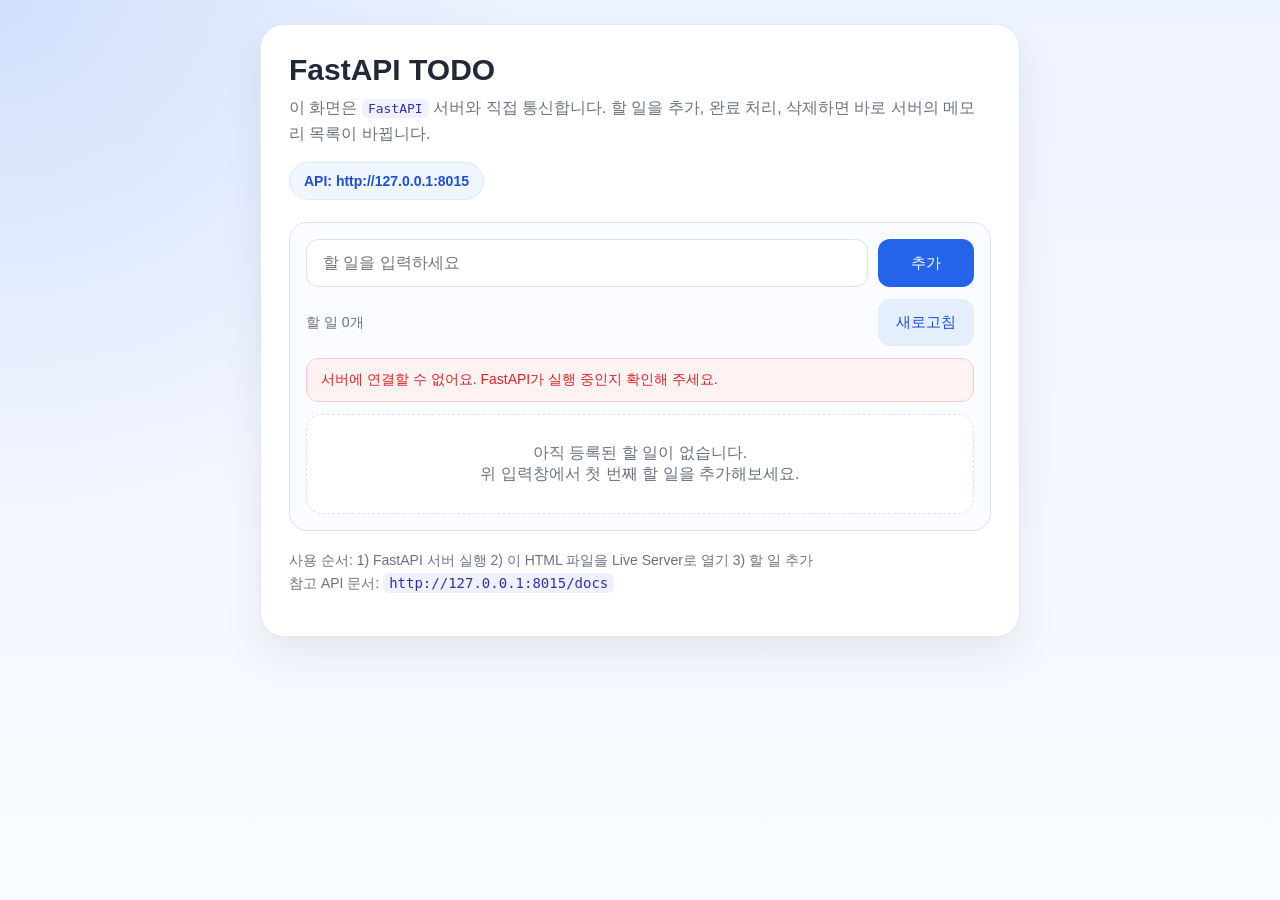
<file: Day 01/index.html>
<!DOCTYPE html>
<html lang="ko">
<head>
  <meta charset="UTF-8" />
  <meta name="viewport" content="width=device-width, initial-scale=1.0" />
  <title>FastAPI TODO Frontend</title>
  <style>
    :root {
      --bg1: #eef4ff;
      --bg2: #f8fbff;
      --card: #ffffff;
      --text: #1f2937;
      --muted: #6b7280;
      --primary: #2563eb;
      --primary-dark: #1d4ed8;
      --danger: #dc2626;
      --danger-soft: #fee2e2;
      --success: #047857;
      --success-soft: #ecfdf5;
      --border: #dbe3ee;
      --shadow: 0 18px 40px rgba(15, 23, 42, 0.08);
    }

    * {
      box-sizing: border-box;
    }

    body {
      margin: 0;
      min-height: 100vh;
      font-family: Arial, Helvetica, sans-serif;
      color: var(--text);
      background:
        radial-gradient(circle at top left, rgba(37, 99, 235, 0.14), transparent 35%),
        linear-gradient(180deg, var(--bg1), var(--bg2));
      padding: 24px;
    }

    .app {
      width: 100%;
      max-width: 760px;
      margin: 0 auto;
      background: var(--card);
      border: 1px solid rgba(219, 227, 238, 0.75);
      border-radius: 24px;
      box-shadow: var(--shadow);
      padding: 28px;
    }

    .header {
      display: flex;
      justify-content: space-between;
      gap: 16px;
      align-items: flex-start;
      margin-bottom: 22px;
      flex-wrap: wrap;
    }

    h1 {
      margin: 0 0 8px;
      font-size: 30px;
    }

    .subtitle {
      margin: 0;
      color: var(--muted);
      line-height: 1.6;
    }

    .api-badge {
      display: inline-flex;
      align-items: center;
      gap: 8px;
      padding: 10px 14px;
      border-radius: 999px;
      background: #eff6ff;
      color: var(--primary-dark);
      font-size: 14px;
      font-weight: 700;
      border: 1px solid #dbeafe;
      white-space: nowrap;
    }

    .panel {
      border: 1px solid var(--border);
      border-radius: 18px;
      padding: 16px;
      background: #fafcff;
      margin-bottom: 18px;
    }

    .input-row {
      display: flex;
      gap: 10px;
      margin-bottom: 12px;
    }

    #todoInput {
      flex: 1;
      border: 1px solid var(--border);
      border-radius: 12px;
      padding: 14px 16px;
      font-size: 16px;
      outline: none;
      background: #fff;
    }

    #todoInput:focus {
      border-color: var(--primary);
      box-shadow: 0 0 0 4px rgba(37, 99, 235, 0.12);
    }

    button {
      border: none;
      border-radius: 12px;
      padding: 14px 16px;
      font-size: 15px;
      cursor: pointer;
      transition: transform 0.15s ease, background-color 0.15s ease, opacity 0.15s ease;
    }

    button:hover {
      transform: translateY(-1px);
    }

    button:disabled {
      cursor: not-allowed;
      opacity: 0.65;
      transform: none;
    }

    .add-btn {
      background: var(--primary);
      color: white;
      min-width: 96px;
    }

    .add-btn:hover {
      background: var(--primary-dark);
    }

    .refresh-btn {
      background: #e5eefc;
      color: var(--primary-dark);
      min-width: 96px;
    }

    .toolbar {
      display: flex;
      justify-content: space-between;
      gap: 12px;
      align-items: center;
      margin-bottom: 12px;
      flex-wrap: wrap;
    }

    .count {
      color: var(--muted);
      font-size: 14px;
    }

    .message {
      margin: 0 0 12px;
      padding: 12px 14px;
      border-radius: 12px;
      font-size: 14px;
      display: none;
    }

    .message.show {
      display: block;
    }

    .message.success {
      background: var(--success-soft);
      color: var(--success);
      border: 1px solid #bbf7d0;
    }

    .message.error {
      background: #fef2f2;
      color: var(--danger);
      border: 1px solid #fecaca;
    }

    .message.info {
      background: #eff6ff;
      color: var(--primary-dark);
      border: 1px solid #bfdbfe;
    }

    .todo-list {
      list-style: none;
      padding: 0;
      margin: 0;
      display: grid;
      gap: 12px;
    }

    .todo-item {
      display: flex;
      align-items: center;
      justify-content: space-between;
      gap: 12px;
      border: 1px solid var(--border);
      border-radius: 16px;
      padding: 14px 16px;
      background: #fff;
    }

    .todo-text {
      display: flex;
      align-items: center;
      gap: 10px;
      flex: 1;
      min-width: 0;
      word-break: break-word;
    }

    .todo-text.completed {
      color: var(--muted);
      text-decoration: line-through;
    }

    .checkbox {
      width: 18px;
      height: 18px;
      accent-color: var(--primary);
      flex-shrink: 0;
    }

    .delete-btn {
      background: var(--danger-soft);
      color: var(--danger);
      min-width: 72px;
    }

    .delete-btn:hover {
      background: #fecaca;
    }

    .empty-state {
      border: 1px dashed var(--border);
      border-radius: 16px;
      padding: 28px;
      text-align: center;
      color: var(--muted);
      background: #fff;
    }

    .hint {
      margin-top: 16px;
      font-size: 14px;
      color: var(--muted);
      line-height: 1.6;
    }

    code {
      background: #eef2ff;
      padding: 2px 6px;
      border-radius: 6px;
      color: #3730a3;
    }

    @media (max-width: 560px) {
      .app {
        padding: 20px;
      }

      .input-row {
        flex-direction: column;
      }

      .add-btn,
      .refresh-btn {
        width: 100%;
      }

      .todo-item {
        flex-direction: column;
        align-items: flex-start;
      }

      .delete-btn {
        width: 100%;
      }
    }
  </style>
</head>
<body>
  <main class="app">
    <div class="header">
      <div>
        <h1>FastAPI TODO</h1>
        <p class="subtitle">
          이 화면은 <code>FastAPI</code> 서버와 직접 통신합니다.
          할 일을 추가, 완료 처리, 삭제하면 바로 서버의 메모리 목록이 바뀝니다.
        </p>
      </div>
      <div class="api-badge">API: http://127.0.0.1:8015</div>
    </div>

    <section class="panel">
      <div class="input-row">
        <input id="todoInput" type="text" placeholder="할 일을 입력하세요" />
        <button class="add-btn" id="addButton">추가</button>
      </div>

      <div class="toolbar">
        <div class="count" id="todoCount">할 일 0개</div>
        <button class="refresh-btn" id="refreshButton">새로고침</button>
      </div>

      <p class="message info" id="messageBox"></p>
      <ul class="todo-list" id="todoList"></ul>
    </section>

    <p class="hint">
      사용 순서: 1) FastAPI 서버 실행 2) 이 HTML 파일을 Live Server로 열기 3) 할 일 추가
      <br />
      참고 API 문서: <code>http://127.0.0.1:8015/docs</code>
    </p>
  </main>

  <script>
    const API_BASE_URL = "http://127.0.0.1:8015";

    const todoInput = document.getElementById("todoInput");
    const addButton = document.getElementById("addButton");
    const refreshButton = document.getElementById("refreshButton");
    const todoList = document.getElementById("todoList");
    const todoCount = document.getElementById("todoCount");
    const messageBox = document.getElementById("messageBox");

    function showMessage(text, type = "info") {
      messageBox.textContent = text;
      messageBox.className = `message show ${type}`;
    }

    function hideMessage() {
      messageBox.className = "message info";
      messageBox.textContent = "";
    }

    function escapeHTML(text) {
      return text
        .replaceAll("&", "&amp;")
        .replaceAll("<", "&lt;")
        .replaceAll(">", "&gt;")
        .replaceAll('"', "&quot;")
        .replaceAll("'", "&#39;");
    }

    async function loadTodos() {
      try {
        refreshButton.disabled = true;
        addButton.disabled = true;
        showMessage("할 일 목록을 불러오는 중입니다...", "info");

        const response = await fetch(`${API_BASE_URL}/todos`);
        if (!response.ok) {
          throw new Error("목록을 불러오지 못했습니다.");
        }

        const todos = await response.json();
        renderTodos(todos);

        if (todos.length === 0) {
          showMessage("아직 할 일이 없어요. 첫 번째 할 일을 추가해보세요.", "info");
        } else {
          hideMessage();
        }
      } catch (error) {
        renderTodos([]);
        showMessage("서버에 연결할 수 없어요. FastAPI가 실행 중인지 확인해 주세요.", "error");
      } finally {
        refreshButton.disabled = false;
        addButton.disabled = false;
      }
    }

    function renderTodos(todos) {
      todoList.innerHTML = "";
      todoCount.textContent = `할 일 ${todos.length}개`;

      if (todos.length === 0) {
        todoList.innerHTML = `
          <li class="empty-state">
            아직 등록된 할 일이 없습니다.
            <br />
            위 입력창에서 첫 번째 할 일을 추가해보세요.
          </li>
        `;
        return;
      }

      todos.forEach((todo) => {
        const li = document.createElement("li");
        li.className = "todo-item";
        li.innerHTML = `
          <label class="todo-text ${todo.completed ? "completed" : ""}">
            <input class="checkbox" type="checkbox" data-id="${todo.id}" ${todo.completed ? "checked" : ""} />
            <span>${escapeHTML(todo.text)}</span>
          </label>
          <button class="delete-btn" data-id="${todo.id}">삭제</button>
        `;
        todoList.appendChild(li);
      });
    }

    async function addTodo() {
      const text = todoInput.value.trim();
      if (!text) {
        showMessage("할 일을 입력해 주세요.", "error");
        todoInput.focus();
        return;
      }

      try {
        addButton.disabled = true;
        showMessage("할 일을 추가하는 중입니다...", "info");

        const response = await fetch(`${API_BASE_URL}/todos`, {
          method: "POST",
          headers: {
            "Content-Type": "application/json",
          },
          body: JSON.stringify({ text }),
        });

        if (!response.ok) {
          throw new Error("추가 실패");
        }

        todoInput.value = "";
        todoInput.focus();
        await loadTodos();
        showMessage("할 일을 추가했습니다.", "success");
      } catch (error) {
        showMessage("할 일을 추가하지 못했습니다.", "error");
      } finally {
        addButton.disabled = false;
      }
    }

    async function toggleTodo(todoId, completed) {
      try {
        showMessage("상태를 바꾸는 중입니다...", "info");

        const response = await fetch(`${API_BASE_URL}/todos/${todoId}`, {
          method: "PATCH",
          headers: {
            "Content-Type": "application/json",
          },
          body: JSON.stringify({ completed }),
        });

        if (!response.ok) {
          throw new Error("수정 실패");
        }

        await loadTodos();
        showMessage("완료 상태를 변경했습니다.", "success");
      } catch (error) {
        showMessage("완료 상태를 변경하지 못했습니다.", "error");
      }
    }

    async function deleteTodo(todoId) {
      const confirmDelete = confirm("이 할 일을 삭제할까요?");
      if (!confirmDelete) {
        return;
      }

      try {
        showMessage("할 일을 삭제하는 중입니다...", "info");

        const response = await fetch(`${API_BASE_URL}/todos/${todoId}`, {
          method: "DELETE",
        });

        if (!response.ok && response.status !== 204) {
          throw new Error("삭제 실패");
        }

        await loadTodos();
        showMessage("할 일을 삭제했습니다.", "success");
      } catch (error) {
        showMessage("할 일을 삭제하지 못했습니다.", "error");
      }
    }

    addButton.addEventListener("click", addTodo);
    refreshButton.addEventListener("click", loadTodos);

    todoInput.addEventListener("keydown", function (event) {
      if (event.key === "Enter") {
        addTodo();
      }
    });

    todoList.addEventListener("change", function (event) {
      const target = event.target;

      if (target.matches(".checkbox")) {
        const todoId = Number(target.dataset.id);
        toggleTodo(todoId, target.checked);
      }
    });

    todoList.addEventListener("click", function (event) {
      const target = event.target;

      if (target.matches(".delete-btn")) {
        const todoId = Number(target.dataset.id);
        deleteTodo(todoId);
      }
    });

    loadTodos();
  </script>
</body>
</html>
</file>
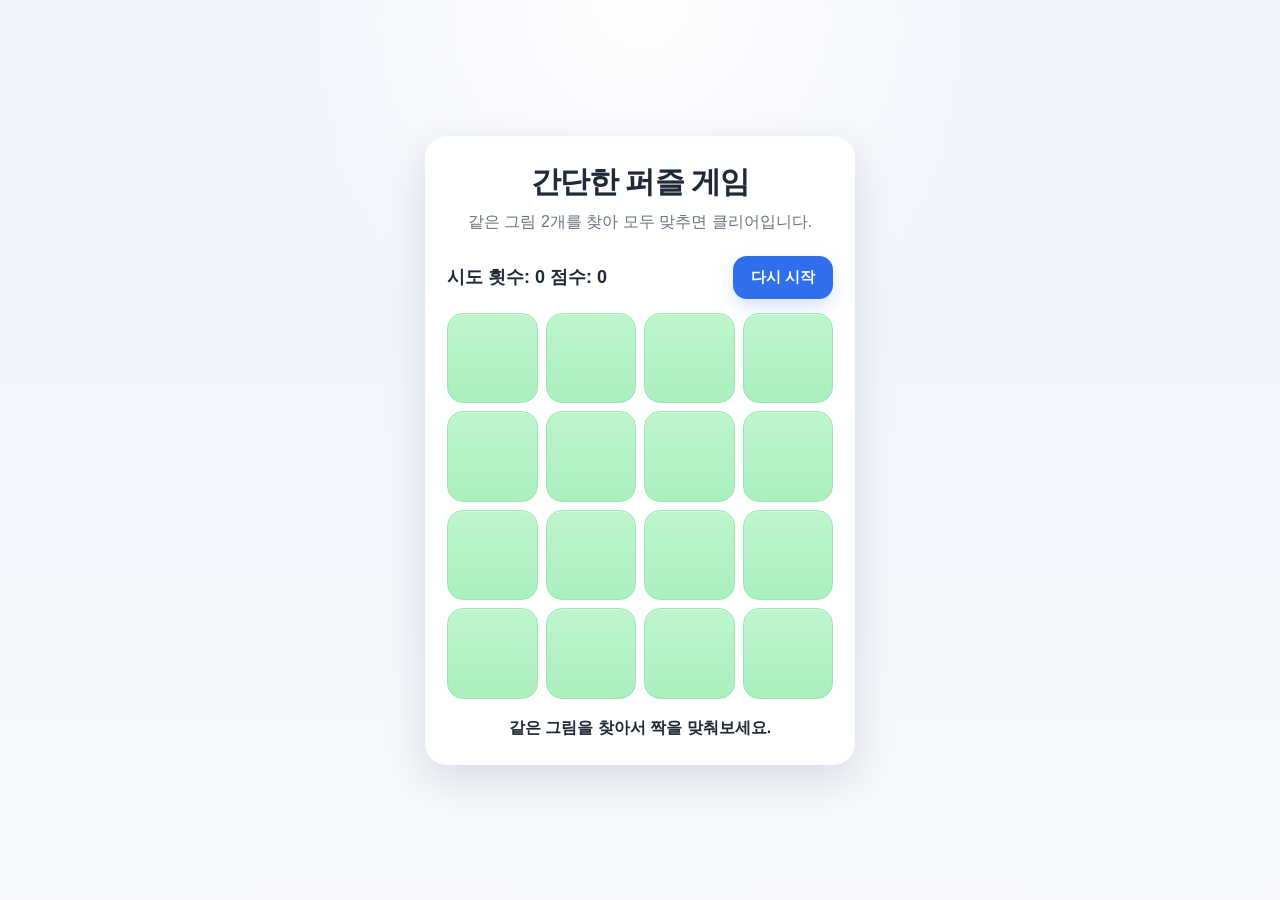
<file: Day 01/puzzle_game/index.html>
<!DOCTYPE html>
<html lang="ko">
<head>
  <meta charset="UTF-8" />
  <meta name="viewport" content="width=device-width, initial-scale=1.0" />
  <title>간단한 퍼즐 게임</title>
  <style>
    :root {
      --bg: #f4f6fb;
      --card: #ffffff;
      --text: #1f2937;
      --muted: #6b7280;
      --board: #b9f2c6;
      --board-border: #9be7af;
      --accent: #2f6fed;
      --accent-hover: #2459c9;
      --shadow: 0 14px 40px rgba(15, 23, 42, 0.12);
    }

    * {
      box-sizing: border-box;
    }

    body {
      margin: 0;
      min-height: 100vh;
      display: grid;
      place-items: center;
      padding: 18px;
      color: var(--text);
      font-family: Arial, Helvetica, sans-serif;
      background:
        radial-gradient(circle at top, rgba(255, 255, 255, 0.95), transparent 36%),
        linear-gradient(180deg, #eff3fb 0%, #f6f8fc 100%);
    }

    .app {
      width: min(100%, 430px);
      background: var(--card);
      border-radius: 22px;
      box-shadow: var(--shadow);
      padding: 28px 22px 20px;
    }

    .title {
      margin: 0;
      text-align: center;
      font-size: 30px;
      line-height: 1.2;
      letter-spacing: -0.03em;
      font-weight: 800;
    }

    .subtitle {
      margin: 10px 0 22px;
      text-align: center;
      color: var(--muted);
      font-size: 16px;
      line-height: 1.5;
    }

    .toolbar {
      display: flex;
      align-items: center;
      justify-content: space-between;
      gap: 12px;
      margin-bottom: 14px;
    }

    .game-stat {
      font-size: 18px;
      font-weight: 700;
    }

    .restart {
      border: 0;
      background: var(--accent);
      color: white;
      font-size: 15px;
      font-weight: 700;
      padding: 12px 18px;
      border-radius: 14px;
      cursor: pointer;
      transition: background 0.2s ease, transform 0.15s ease;
      box-shadow: 0 8px 18px rgba(47, 111, 237, 0.18);
    }

    .restart:hover {
      background: var(--accent-hover);
    }

    .restart:active {
      transform: translateY(1px);
    }

    .board {
      display: grid;
      grid-template-columns: repeat(4, 1fr);
      gap: 8px;
      margin: 8px 0 18px;
    }

    .card {
      aspect-ratio: 1 / 1;
      border: 1px solid var(--board-border);
      border-radius: 16px;
      background: linear-gradient(180deg, #bdf5cc 0%, #abefbf 100%);
      display: grid;
      place-items: center;
      font-size: 28px;
      cursor: pointer;
      user-select: none;
      position: relative;
      overflow: hidden;
      box-shadow: inset 0 1px 0 rgba(255, 255, 255, 0.35);
      transition: transform 0.15s ease, filter 0.2s ease, background 0.2s ease;
    }

    .card:hover {
      transform: translateY(-1px);
      filter: brightness(1.01);
    }

    .card:disabled {
      cursor: default;
    }

    .card .emoji {
      opacity: 0;
      transform: scale(0.85);
      transition: opacity 0.2s ease, transform 0.2s ease;
    }

    .card.flipped,
    .card.matched {
      background: linear-gradient(180deg, #d4f8dd 0%, #bdf5cc 100%);
    }

    .card.flipped .emoji,
    .card.matched .emoji {
      opacity: 1;
      transform: scale(1);
    }

    .card.matched {
      box-shadow: inset 0 0 0 1px rgba(47, 111, 237, 0.08);
    }

    .message {
      min-height: 28px;
      text-align: center;
      font-weight: 700;
      font-size: 16px;
      line-height: 1.4;
      color: #1f2937;
    }

    .message.done {
      color: #1f6b34;
    }

    @media (max-width: 420px) {
      .app {
        padding: 22px 16px 18px;
        border-radius: 18px;
      }

      .title {
        font-size: 26px;
      }

      .subtitle {
        font-size: 14px;
      }

      .game-stat {
        font-size: 16px;
      }

      .restart {
        padding: 10px 14px;
      }
    }
  </style>
</head>
<body>
  <main class="app">
    <h1 class="title">간단한 퍼즐 게임</h1>
    <p class="subtitle">같은 그림 2개를 찾아 모두 맞추면 클리어입니다.</p>

    <section class="toolbar" aria-label="게임 정보">
      <div class="game-stat">
        시도 횟수: <span id="attemptCount">0</span>
        점수: <span id="scoreCount">0</span>
      </div>
      <button class="restart" id="restartButton" type="button">다시 시작</button>
    </section>

    <section class="board" id="board" aria-label="퍼즐 보드"></section>

    <div class="message" id="message">같은 그림을 찾아서 짝을 맞춰보세요.</div>
  </main>

  <script>
    // 과일 후보 목록입니다.
    // 매 게임마다 이 16개 중 일부를 골라서 카드로 사용합니다.
    const fruit_pool = ["🍇", "🍓", "🥝", "🍑", "🍎", "🍉", "🍒", "🍊", "🍐", "🍋", "🍌", "🍍", "🥭", "🍈", "🍏", "🫐"];

    // 화면에서 사용할 DOM 요소를 미리 찾아 둡니다.
    const board_element = document.getElementById("board");
    const attempt_count_element = document.getElementById("attemptCount");
    const score_count_element = document.getElementById("scoreCount");
    const restart_button = document.getElementById("restartButton");
    const message_element = document.getElementById("message");

    // 현재 게임 상태를 저장하는 변수들입니다.
    let first_card = null;
    let second_card = null;
    let board_locked = false;
    let attempt_count = 0;
    let score_count = 0;
    let matched_pairs = 0;
    let hide_cards_timeout_id = null;
    let selected_emoji_list = [];

    function shuffle_array(array) {
      // 원본 배열은 건드리지 않기 위해 복사본을 만듭니다.
      const shuffled_array = [...array];

      // Fisher-Yates 방식으로 배열을 섞습니다.
      // 이 방식은 sort + Math.random()보다 더 안정적으로 무작위 순서를 만듭니다.
      for (let index = shuffled_array.length - 1; index > 0; index -= 1) {
        const random_index = Math.floor(Math.random() * (index + 1));
        [shuffled_array[index], shuffled_array[random_index]] = [shuffled_array[random_index], shuffled_array[index]];
      }

      return shuffled_array;
    }

    function get_random_items(array, count) {
      // 배열에서 중복 없이 랜덤 항목을 골라냅니다.
      // 먼저 섞은 뒤 앞에서 count개를 꺼내면 간단하고 안전합니다.
      return shuffle_array(array).slice(0, count);
    }

    function set_message(text, is_done = false) {
      // 하단 안내 문구를 바꾸고, 클리어 상태면 강조 스타일을 줍니다.
      message_element.textContent = text;
      message_element.classList.toggle("done", is_done);
    }

    function reset_selected_cards() {
      // 한 번의 시도 처리가 끝나면 선택한 카드 정보를 초기화합니다.
      first_card = null;
      second_card = null;
      board_locked = false;
    }

    function update_attempt_count() {
      // 화면에 보이는 시도 횟수를 숫자 상태와 맞춥니다.
      attempt_count_element.textContent = attempt_count;
    }

    function update_score_count() {
      // 화면에 보이는 점수를 숫자 상태와 맞춥니다.
      score_count_element.textContent = score_count;
    }

    function mark_cards_as_matched(first_element, second_element) {
      // 같은 그림인 카드 2장은 맞춘 상태로 고정합니다.
      first_element.classList.add("matched");
      second_element.classList.add("matched");
      first_element.disabled = true;
      second_element.disabled = true;
      matched_pairs += 1;
      score_count += 10;
      update_score_count();
    }

    function is_game_clear() {
      // 모든 그림 쌍을 맞췄는지 확인합니다.
      return matched_pairs === selected_emoji_list.length;
    }

    function show_clear_message() {
      // 게임을 모두 맞췄을 때 보여줄 문구입니다.
      set_message(`축하합니다! ${attempt_count}번 만에 모두 맞췄습니다.`, true);
    }

    function reveal_card(card_element) {
      // 카드 앞면이 보이도록 뒤집는 역할입니다.
      card_element.classList.add("flipped");
    }

    function hide_card(card_element) {
      // 맞지 않는 카드 두 장을 다시 뒤집는 역할입니다.
      // 재시작 직후처럼 카드가 없을 수도 있으니 먼저 확인합니다.
      if (!card_element) {
        return;
      }

      card_element.classList.remove("flipped");
    }

    function compare_cards() {
      // 두 카드의 data-value가 같으면 같은 그림입니다.
      return first_card.dataset.value === second_card.dataset.value;
    }

    function handle_matched_pair() {
      // 같은 그림이면 카드들을 맞춘 상태로 표시하고, 턴을 초기화합니다.
      mark_cards_as_matched(first_card, second_card);
      set_message("잘 찾았어요! 같은 그림입니다.");
      reset_selected_cards();

      if (is_game_clear()) {
        show_clear_message();
      }
    }

    function handle_mismatched_pair() {
      // 다른 그림이면 잠깐 보여준 뒤 다시 뒤집습니다.
      set_message("다른 그림입니다. 잠깐 뒤에 다시 뒤집어요.");

      // 재시작 전에 예약된 타이머가 남아 있으면 먼저 지웁니다.
      if (hide_cards_timeout_id !== null) {
        clearTimeout(hide_cards_timeout_id);
      }

      // 현재 선택된 카드 2장을 따로 저장해 둡니다.
      // 나중에 first_card / second_card가 초기화되어도 안전하게 사용할 수 있습니다.
      const first_selected_card = first_card;
      const second_selected_card = second_card;

      hide_cards_timeout_id = setTimeout(() => {
        // 게임을 다시 시작했으면 카드가 없을 수 있으니 안전하게 처리합니다.
        hide_card(first_selected_card);
        hide_card(second_selected_card);
        set_message("다시 같은 그림을 찾아보세요.");
        reset_selected_cards();
        hide_cards_timeout_id = null;
      }, 700);
    }

    function handle_second_selection(card_element) {
      // 두 번째 카드를 선택했을 때 매칭 비교를 시작합니다.
      second_card = card_element;
      attempt_count += 1;
      update_attempt_count();
      board_locked = true;

      if (compare_cards()) {
        handle_matched_pair();
        return;
      }

      handle_mismatched_pair();
    }

    function handle_card_click(card_element) {
      // 이미 맞춘 카드, 같은 카드 재클릭, 비교 중인 상태는 무시합니다.
      if (board_locked || card_element === first_card || card_element.classList.contains("matched")) {
        return;
      }

      reveal_card(card_element);

      if (!first_card) {
        // 첫 번째 카드가 아직 없다면 지금 카드를 저장합니다.
        first_card = card_element;
        return;
      }

      // 두 번째 카드까지 선택되면 비교 로직으로 넘어갑니다.
      handle_second_selection(card_element);
    }

    function create_card_element(emoji) {
      // 카드 1장을 버튼 요소로 만듭니다.
      const card_element = document.createElement("button");
      card_element.type = "button";
      card_element.className = "card";
      card_element.dataset.value = emoji;
      card_element.setAttribute("aria-label", "카드");

      // 카드 안에 실제로 보여줄 그림을 넣습니다.
      const emoji_element = document.createElement("span");
      emoji_element.className = "emoji";
      emoji_element.textContent = emoji;

      card_element.appendChild(emoji_element);
      card_element.addEventListener("click", () => handle_card_click(card_element));

      return card_element;
    }

    function render_board() {
      // 16개 후보 중에서 8개를 랜덤으로 고릅니다.
      // 고른 8개는 각각 2장씩 복제해서 총 16장의 카드를 만듭니다.
      selected_emoji_list = get_random_items(fruit_pool, 8);
      const card_emoji_list = shuffle_array([...selected_emoji_list, ...selected_emoji_list]);
      board_element.innerHTML = "";

      // 섞인 순서대로 카드 요소를 화면에 배치합니다.
      card_emoji_list.forEach((emoji) => {
        const card_element = create_card_element(emoji);
        board_element.appendChild(card_element);
      });
    }

    function reset_game() {
      // 게임 상태를 처음으로 되돌립니다.
      if (hide_cards_timeout_id !== null) {
        clearTimeout(hide_cards_timeout_id);
        hide_cards_timeout_id = null;
      }

      first_card = null;
      second_card = null;
      board_locked = false;
      attempt_count = 0;
      score_count = 0;
      matched_pairs = 0;
      selected_emoji_list = [];
      update_attempt_count();
      update_score_count();
      set_message("같은 그림을 찾아서 짝을 맞춰보세요.");
      render_board();
    }

    restart_button.addEventListener("click", reset_game);

    // 페이지가 열리면 바로 게임을 시작합니다.
    reset_game();
  </script>
</body>
</html>
</file>
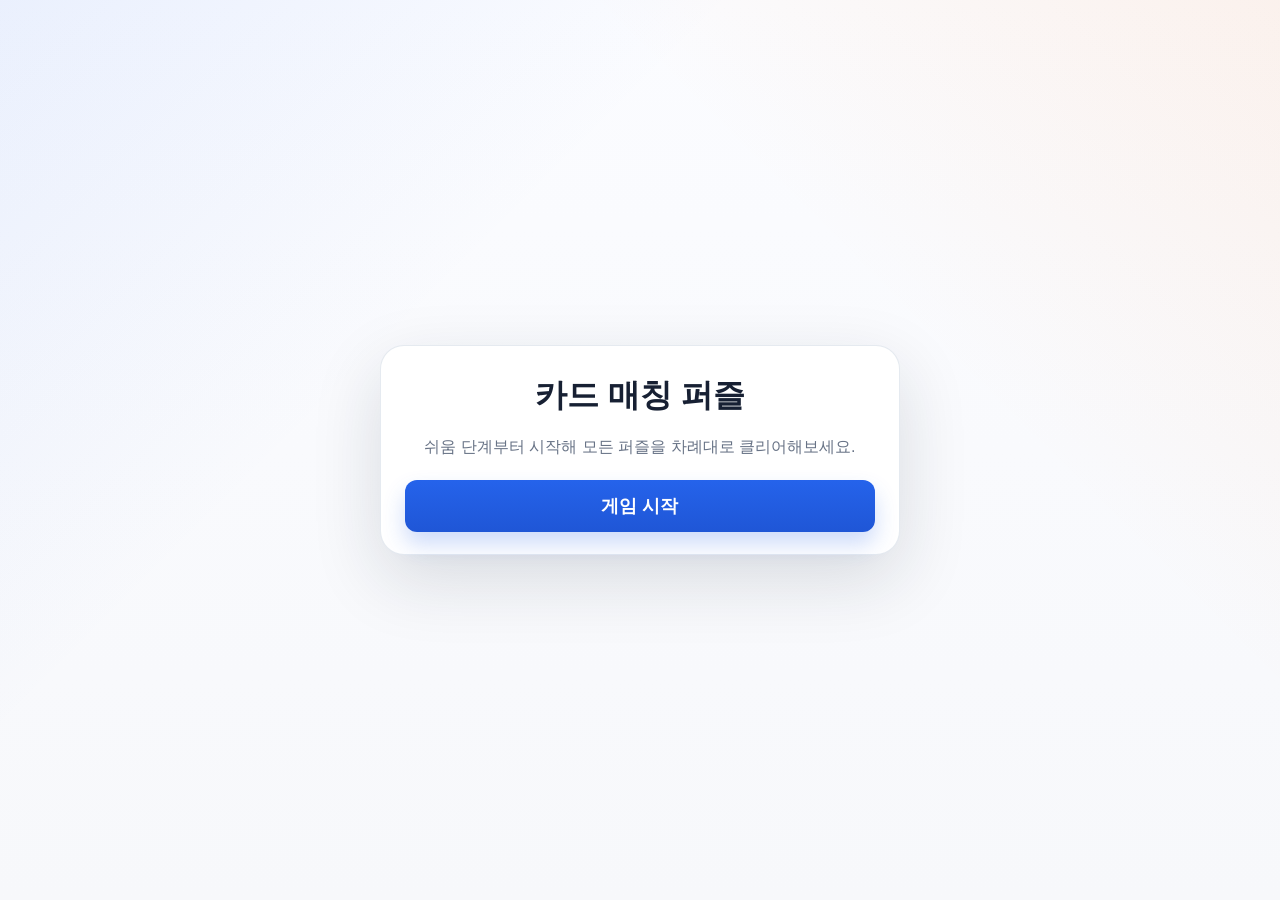
<file: Day02/new_puzzle_game/index.html>
<!DOCTYPE html>
<html lang="ko">
<head>
  <meta charset="UTF-8" />
  <meta name="viewport" content="width=device-width, initial-scale=1.0" />
  <title>단계형 카드 매칭 퍼즐 게임</title>
  <link rel="stylesheet" href="./css/style.css" />
</head>
<body>
  <main class="app">
    <section class="screen" id="startScreen" aria-label="게임 시작 화면">
      <h1 class="title">카드 매칭 퍼즐</h1>
      <p class="screen-copy">쉬움 단계부터 시작해 모든 퍼즐을 차례대로 클리어해보세요.</p>
      <button class="primary-action" id="startButton" type="button">게임 시작</button>
    </section>

    <section class="screen hidden" id="gameScreen" aria-label="퍼즐 게임 화면">
      <h1 class="title">카드 매칭 퍼즐</h1>
      <p class="subtitle">같은 그림 2개를 찾아 모두 맞추면 다음 단계로 이동합니다.</p>

      <section class="toolbar" aria-label="게임 정보">
        <div class="stage-info">
          단계: <span id="stageCount">1/4</span>
          난이도: <span id="stageLabel">쉬움</span>
        </div>
        <div class="game-stat">
          시도 횟수: <span id="attemptCount">0</span>
          점수: <span id="scoreCount">0</span>
          콤보: +<span id="comboCount">0</span>
          남은 시간: <span id="timeCount">0</span>초
        </div>
        <button class="restart" id="restartButton" type="button">다시 시작</button>
      </section>

      <section class="board" id="board" aria-label="퍼즐 보드"></section>

      <div class="message" id="message">같은 그림을 찾아서 짝을 맞춰보세요.</div>
    </section>

    <section class="screen hidden" id="endScreen" aria-label="게임 종료 화면">
      <h1 class="title">축하합니다!</h1>
      <p class="screen-copy">모든 단계를 통과했습니다.</p>
      <p class="result-score">최종 점수: <span id="finalScore">0</span>점</p>
      <button class="primary-action" id="playAgainButton" type="button">다시 도전</button>
    </section>
  </main>

  <script src="./js/app.js"></script>
</body>
</html>
</file>
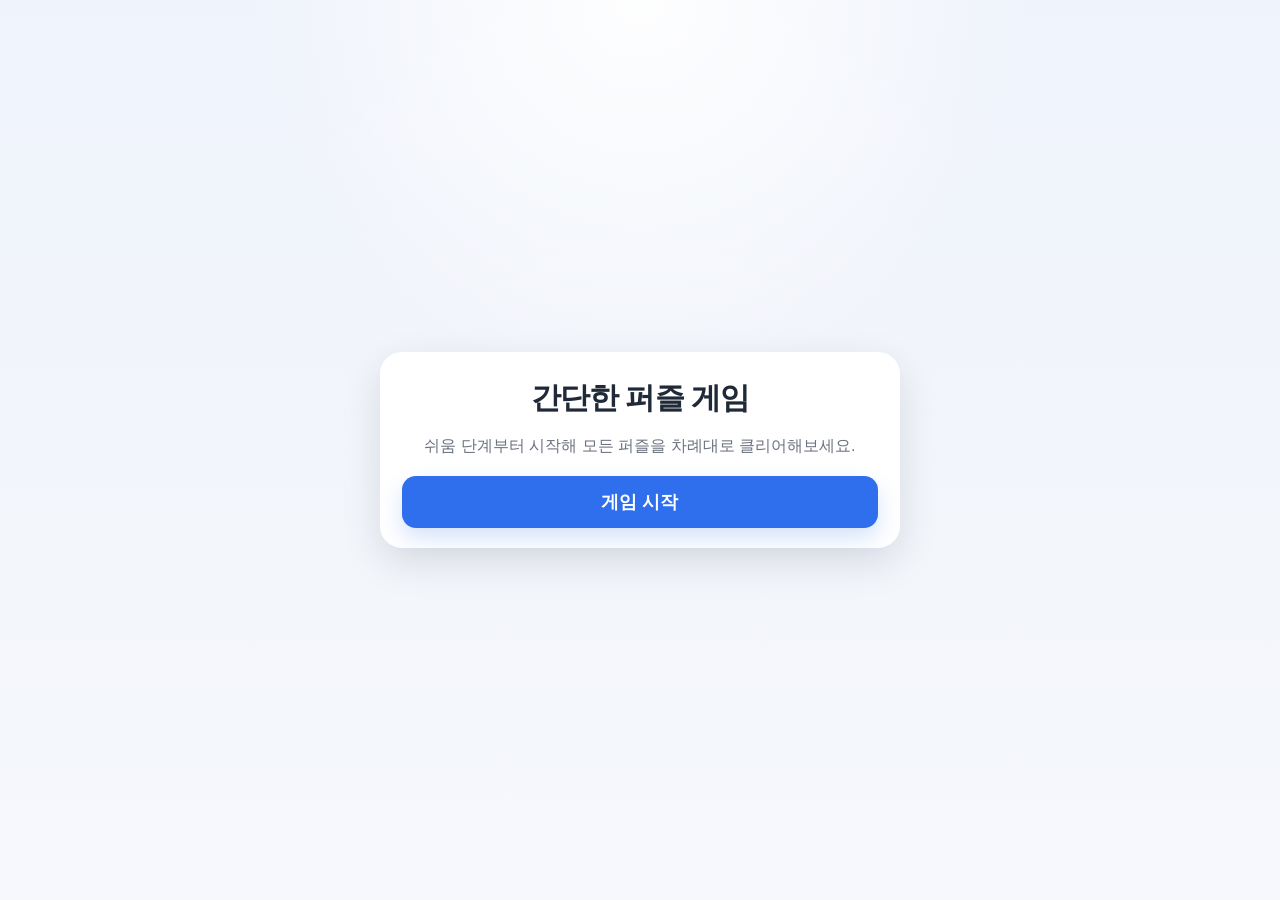
<file: Day02/puzzle_game/index.html>
<!DOCTYPE html>
<html lang="ko">
<head>
  <meta charset="UTF-8" />
  <meta name="viewport" content="width=device-width, initial-scale=1.0" />
  <title>간단한 퍼즐 게임</title>
  <style>
    :root {
      --bg: #f4f6fb;
      --card: #ffffff;
      --text: #1f2937;
      --muted: #6b7280;
      --board: #b9f2c6;
      --board-border: #9be7af;
      --accent: #2f6fed;
      --accent-hover: #2459c9;
      --shadow: 0 14px 40px rgba(15, 23, 42, 0.12);
    }

    * {
      box-sizing: border-box;
    }

    body {
      margin: 0;
      min-height: 100vh;
      display: grid;
      place-items: center;
      padding: 18px;
      color: var(--text);
      font-family: Arial, Helvetica, sans-serif;
      background:
        radial-gradient(circle at top, rgba(255, 255, 255, 0.95), transparent 36%),
        linear-gradient(180deg, #eff3fb 0%, #f6f8fc 100%);
    }

    .app {
      width: min(100%, 520px);
      background: var(--card);
      border-radius: 22px;
      box-shadow: var(--shadow);
      padding: 28px 22px 20px;
    }

    .title {
      margin: 0;
      text-align: center;
      font-size: 30px;
      line-height: 1.2;
      letter-spacing: -0.03em;
      font-weight: 800;
    }

    .subtitle {
      margin: 10px 0 22px;
      text-align: center;
      color: var(--muted);
      font-size: 16px;
      line-height: 1.5;
    }

    .screen {
      display: grid;
      gap: 18px;
    }

    .screen.hidden {
      display: none;
    }

    .screen-copy {
      margin: 0;
      color: var(--muted);
      font-size: 16px;
      line-height: 1.55;
      text-align: center;
    }

    .result-score {
      margin: 0;
      color: var(--text);
      font-size: 24px;
      font-weight: 800;
      text-align: center;
    }

    .primary-action {
      border: 0;
      background: var(--accent);
      color: white;
      font-size: 18px;
      font-weight: 800;
      padding: 14px 18px;
      border-radius: 14px;
      cursor: pointer;
      transition: background 0.2s ease, transform 0.15s ease;
      box-shadow: 0 10px 22px rgba(47, 111, 237, 0.2);
    }

    .primary-action:hover {
      background: var(--accent-hover);
    }

    .primary-action:active {
      transform: translateY(1px);
    }

    .toolbar {
      display: flex;
      align-items: center;
      justify-content: space-between;
      flex-wrap: wrap;
      gap: 12px;
      margin-bottom: 14px;
    }

    .difficulty-control {
      display: flex;
      align-items: center;
      gap: 8px;
      color: var(--text);
      font-size: 15px;
      font-weight: 700;
    }

    .difficulty-control select {
      border: 1px solid #d1d5db;
      border-radius: 10px;
      background: #ffffff;
      color: var(--text);
      font-size: 15px;
      font-weight: 700;
      padding: 9px 30px 9px 12px;
      cursor: pointer;
    }

    .game-stat {
      font-size: 18px;
      font-weight: 700;
    }

    .restart {
      border: 0;
      background: var(--accent);
      color: white;
      font-size: 15px;
      font-weight: 700;
      padding: 12px 18px;
      border-radius: 14px;
      cursor: pointer;
      transition: background 0.2s ease, transform 0.15s ease;
      box-shadow: 0 8px 18px rgba(47, 111, 237, 0.18);
    }

    .restart:hover {
      background: var(--accent-hover);
    }

    .restart:active {
      transform: translateY(1px);
    }

    .board {
      display: grid;
      grid-template-columns: repeat(var(--board-size, 4), 1fr);
      gap: 8px;
      margin: 8px 0 18px;
      perspective: 900px;
    }

    .card {
      aspect-ratio: 1 / 1;
      border: 0;
      border-radius: 16px;
      background: transparent;
      display: grid;
      place-items: center;
      font-size: var(--card-font-size, 28px);
      cursor: pointer;
      user-select: none;
      position: relative;
      overflow: hidden;
      padding: 0;
      perspective: 700px;
      transition: transform 0.15s ease, filter 0.2s ease;
    }

    .card:hover {
      transform: translateY(-1px);
      filter: brightness(1.01);
    }

    .card:active {
      transform: translateY(1px) scale(0.99);
    }

    .card:disabled {
      cursor: default;
    }

    .card-inner {
      width: 100%;
      height: 100%;
      position: relative;
      transform-style: preserve-3d;
      transition: transform 0.46s cubic-bezier(0.2, 0.72, 0.24, 1);
    }

    .card.flipped .card-inner,
    .card.matched .card-inner {
      transform: rotateY(180deg);
    }

    .card-face {
      position: absolute;
      inset: 0;
      border: 1px solid var(--board-border);
      border-radius: 16px;
      display: grid;
      place-items: center;
      backface-visibility: hidden;
      -webkit-backface-visibility: hidden;
      box-shadow: inset 0 1px 0 rgba(255, 255, 255, 0.35), 0 8px 16px rgba(15, 23, 42, 0.08);
    }

    .card-back {
      background:
        radial-gradient(circle at 28% 24%, rgba(255, 255, 255, 0.55), transparent 28%),
        linear-gradient(135deg, #bdf5cc 0%, #82d99b 100%);
    }

    .card-back::before {
      content: "?";
      color: rgba(31, 41, 55, 0.42);
      font-size: 0.9em;
      font-weight: 800;
    }

    .card-front {
      background: linear-gradient(180deg, #f8fff9 0%, #d4f8dd 100%);
      transform: rotateY(180deg);
    }

    .card .emoji {
      transform: scale(0.96);
      transition: transform 0.2s ease;
    }

    .card.flipped .emoji,
    .card.matched .emoji {
      transform: scale(1.08);
    }

    .card.matched {
      filter: saturate(1.12);
    }

    .card.matched .card-front {
      border-color: rgba(47, 111, 237, 0.22);
      box-shadow: inset 0 0 0 1px rgba(47, 111, 237, 0.08), 0 8px 16px rgba(15, 23, 42, 0.08);
    }

    .card.empty {
      cursor: default;
    }

    .card.empty .card-face {
      border-style: dashed;
      background: #eef2f7;
      box-shadow: none;
    }

    .card.empty .card-back::before {
      content: "";
    }

    .card.empty:hover {
      transform: none;
      filter: none;
    }

    .message {
      min-height: 28px;
      text-align: center;
      font-weight: 700;
      font-size: 16px;
      line-height: 1.4;
      color: #1f2937;
    }

    .message.done {
      color: #1f6b34;
    }

    @media (max-width: 420px) {
      .app {
        padding: 22px 16px 18px;
        border-radius: 18px;
      }

      .title {
        font-size: 26px;
      }

      .subtitle {
        font-size: 14px;
      }

      .toolbar {
        align-items: stretch;
      }

      .difficulty-control,
      .game-stat {
        font-size: 16px;
      }

      .restart {
        padding: 10px 14px;
      }
    }
  </style>
</head>
<body>
  <main class="app">
    <section class="screen" id="startScreen" aria-label="게임 시작 화면">
      <h1 class="title">간단한 퍼즐 게임</h1>
      <p class="screen-copy">쉬움 단계부터 시작해 모든 퍼즐을 차례대로 클리어해보세요.</p>
      <button class="primary-action" id="startButton" type="button">게임 시작</button>
    </section>

    <section class="screen hidden" id="gameScreen" aria-label="퍼즐 게임 화면">
      <h1 class="title">간단한 퍼즐 게임</h1>
      <p class="subtitle">같은 그림 2개를 찾아 모두 맞추면 다음 단계로 이동합니다.</p>

      <section class="toolbar" aria-label="게임 정보">
        <div class="difficulty-control">
          단계: <span id="stageCount">1/4</span>
          난이도: <span id="stageLabel">쉬움</span>
        </div>
        <div class="game-stat">
          시도 횟수: <span id="attemptCount">0</span>
          점수: <span id="scoreCount">0</span>
          남은 시간: <span id="timeCount">0</span>초
        </div>
        <button class="restart" id="restartButton" type="button">다시 시작</button>
      </section>

      <section class="board" id="board" aria-label="퍼즐 보드"></section>

      <div class="message" id="message">같은 그림을 찾아서 짝을 맞춰보세요.</div>
    </section>

    <section class="screen hidden" id="endScreen" aria-label="게임 종료 화면">
      <h1 class="title">축하합니다!</h1>
      <p class="screen-copy">모든 단계를 통과했습니다.</p>
      <p class="result-score">최종 점수: <span id="finalScore">0</span>점</p>
      <button class="primary-action" id="playAgainButton" type="button">다시 도전</button>
    </section>
  </main>

  <script>
    // 과일 후보 목록입니다.
    // 매 게임마다 난이도에 맞는 수만큼 골라서 카드로 사용합니다.
    const fruit_pool = ["🍇", "🍓", "🥝", "🍑", "🍎", "🍉", "🍒", "🍊", "🍐", "🍋", "🍌", "🍍", "🥭", "🍈", "🍏", "🫐"];

    fruit_pool.push("🥦", "🥔", "🍄", "🥬", "🫛", "🌶️", "🫑", "🥨", "🧀", "🍞");

    const difficulty_settings = {
      easy: { label: "쉬움", size: 3, time_limit: 30 },
      medium1: { label: "중간1", size: 4, time_limit: 60 },
      medium2: { label: "중간2", size: 5, time_limit: 90 },
      hard: { label: "어려움", size: 6, time_limit: 120 },
    };
    const stage_order = ["easy", "medium1", "medium2", "hard"];

    // 화면에서 사용할 DOM 요소를 미리 찾아 둡니다.
    const start_screen_element = document.getElementById("startScreen");
    const game_screen_element = document.getElementById("gameScreen");
    const end_screen_element = document.getElementById("endScreen");
    const board_element = document.getElementById("board");
    const stage_count_element = document.getElementById("stageCount");
    const stage_label_element = document.getElementById("stageLabel");
    const attempt_count_element = document.getElementById("attemptCount");
    const score_count_element = document.getElementById("scoreCount");
    const time_count_element = document.getElementById("timeCount");
    const final_score_element = document.getElementById("finalScore");
    const start_button = document.getElementById("startButton");
    const restart_button = document.getElementById("restartButton");
    const play_again_button = document.getElementById("playAgainButton");
    const message_element = document.getElementById("message");

    // 현재 게임 상태를 저장하는 변수들입니다.
    let first_card = null;
    let second_card = null;
    let board_locked = false;
    let attempt_count = 0;
    let score_count = 0;
    let time_left = 0;
    let matched_pairs = 0;
    let hide_cards_timeout_id = null;
    let timer_interval_id = null;
    let next_stage_timeout_id = null;
    let selected_emoji_list = [];
    let current_stage_index = 0;
    let current_difficulty = difficulty_settings[stage_order[current_stage_index]];
    let is_game_over = false;

    function shuffle_array(array) {
      // 원본 배열은 건드리지 않기 위해 복사본을 만듭니다.
      const shuffled_array = [...array];

      // Fisher-Yates 방식으로 배열을 섞습니다.
      // 이 방식은 sort + Math.random()보다 더 안정적으로 무작위 순서를 만듭니다.
      for (let index = shuffled_array.length - 1; index > 0; index -= 1) {
        const random_index = Math.floor(Math.random() * (index + 1));
        [shuffled_array[index], shuffled_array[random_index]] = [shuffled_array[random_index], shuffled_array[index]];
      }

      return shuffled_array;
    }

    function get_random_items(array, count) {
      // 배열에서 중복 없이 랜덤 항목을 골라냅니다.
      // 먼저 섞은 뒤 앞에서 count개를 꺼내면 간단하고 안전합니다.
      return shuffle_array(array).slice(0, count);
    }

    function set_message(text, is_done = false) {
      // 하단 안내 문구를 바꾸고, 클리어 상태면 강조 스타일을 줍니다.
      message_element.textContent = text;
      message_element.classList.toggle("done", is_done);
    }

    function show_start_screen() {
      // 시작 화면만 보이게 하고 진행 중인 타이머를 멈춥니다.
      stop_timer();
      clear_next_stage_timer();
      start_screen_element.classList.remove("hidden");
      game_screen_element.classList.add("hidden");
      end_screen_element.classList.add("hidden");
    }

    function show_game_screen() {
      // 플레이 화면만 보이게 합니다.
      start_screen_element.classList.add("hidden");
      game_screen_element.classList.remove("hidden");
      end_screen_element.classList.add("hidden");
    }

    function show_end_screen() {
      // 모든 단계를 통과했을 때 종료 화면을 보여줍니다.
      stop_timer();
      clear_next_stage_timer();
      final_score_element.textContent = score_count;
      start_screen_element.classList.add("hidden");
      game_screen_element.classList.add("hidden");
      end_screen_element.classList.remove("hidden");
    }

    function reset_selected_cards() {
      // 한 번의 시도 처리가 끝나면 선택한 카드 정보를 초기화합니다.
      first_card = null;
      second_card = null;
      board_locked = is_game_over;
    }

    function update_attempt_count() {
      // 화면에 보이는 시도 횟수를 숫자 상태와 맞춥니다.
      attempt_count_element.textContent = attempt_count;
    }

    function update_score_count() {
      // 화면에 보이는 점수를 숫자 상태와 맞춥니다.
      score_count_element.textContent = score_count;
    }

    function update_time_count() {
      // 화면에 보이는 남은 시간을 숫자 상태와 맞춥니다.
      time_count_element.textContent = time_left;
    }

    function update_stage_info() {
      // 현재 단계와 난이도를 화면에 표시합니다.
      stage_count_element.textContent = `${current_stage_index + 1}/${stage_order.length}`;
      stage_label_element.textContent = current_difficulty.label;
    }

    function stop_timer() {
      // 기존 카운트다운이 있으면 멈춥니다.
      if (timer_interval_id !== null) {
        clearInterval(timer_interval_id);
        timer_interval_id = null;
      }
    }

    function clear_next_stage_timer() {
      // 다음 단계로 넘어가는 예약이 있으면 취소합니다.
      if (next_stage_timeout_id !== null) {
        clearTimeout(next_stage_timeout_id);
        next_stage_timeout_id = null;
      }
    }

    function disable_all_cards() {
      // 게임 종료 후에는 더 이상 카드를 누를 수 없게 합니다.
      board_element.querySelectorAll(".card").forEach((card_element) => {
        card_element.disabled = true;
      });
    }

    function handle_game_over() {
      // 시간이 끝나면 진행 중인 뒤집기 예약도 멈추고 게임을 종료합니다.
      is_game_over = true;
      board_locked = true;
      stop_timer();

      if (hide_cards_timeout_id !== null) {
        clearTimeout(hide_cards_timeout_id);
        hide_cards_timeout_id = null;
      }

      disable_all_cards();
      set_message(`게임오버! 제한 시간 안에 모두 맞추지 못했습니다. 점수: ${score_count}점`);
    }

    function start_timer() {
      // 1초마다 남은 시간을 줄이고, 0초가 되면 게임오버 처리합니다.
      stop_timer();
      update_time_count();

      timer_interval_id = setInterval(() => {
        time_left -= 1;

        if (time_left <= 0) {
          time_left = 0;
          update_time_count();
          handle_game_over();
          return;
        }

        update_time_count();
      }, 1000);
    }

    function mark_cards_as_matched(first_element, second_element) {
      // 같은 그림인 카드 2장은 맞춘 상태로 고정합니다.
      first_element.classList.add("matched");
      second_element.classList.add("matched");
      first_element.disabled = true;
      second_element.disabled = true;
      matched_pairs += 1;
      score_count += 10;
      update_score_count();
    }

    function is_game_clear() {
      // 모든 그림 쌍을 맞췄는지 확인합니다.
      return matched_pairs === selected_emoji_list.length;
    }

    function show_clear_message() {
      // 게임을 모두 맞췄을 때 보여줄 문구입니다.
      stop_timer();
      board_locked = true;

      if (current_stage_index >= stage_order.length - 1) {
        set_message(`축하합니다! 모든 단계를 클리어했습니다. 최종 점수: ${score_count}점`, true);
        next_stage_timeout_id = setTimeout(() => {
          show_end_screen();
          next_stage_timeout_id = null;
        }, 1200);
        return;
      }

      set_message(`${current_difficulty.label} 단계 클리어! 잠시 후 다음 단계로 이동합니다.`, true);

      next_stage_timeout_id = setTimeout(() => {
        current_stage_index += 1;
        start_stage();
        next_stage_timeout_id = null;
      }, 1400);
    }

    function reveal_card(card_element) {
      // 카드 앞면이 보이도록 뒤집는 역할입니다.
      card_element.classList.add("flipped");
    }

    function hide_card(card_element) {
      // 맞지 않는 카드 두 장을 다시 뒤집는 역할입니다.
      // 재시작 직후처럼 카드가 없을 수도 있으니 먼저 확인합니다.
      if (!card_element) {
        return;
      }

      card_element.classList.remove("flipped");
    }

    function compare_cards() {
      // 두 카드의 data-value가 같으면 같은 그림입니다.
      return first_card.dataset.value === second_card.dataset.value;
    }

    function handle_matched_pair() {
      // 같은 그림이면 카드들을 맞춘 상태로 표시하고, 턴을 초기화합니다.
      mark_cards_as_matched(first_card, second_card);
      set_message("잘 찾았어요! 같은 그림입니다.");
      reset_selected_cards();

      if (is_game_clear()) {
        show_clear_message();
      }
    }

    function handle_mismatched_pair() {
      // 다른 그림이면 잠깐 보여준 뒤 다시 뒤집습니다.
      set_message("다른 그림입니다. 잠깐 뒤에 다시 뒤집어요.");

      // 재시작 전에 예약된 타이머가 남아 있으면 먼저 지웁니다.
      if (hide_cards_timeout_id !== null) {
        clearTimeout(hide_cards_timeout_id);
      }

      // 현재 선택된 카드 2장을 따로 저장해 둡니다.
      // 나중에 first_card / second_card가 초기화되어도 안전하게 사용할 수 있습니다.
      const first_selected_card = first_card;
      const second_selected_card = second_card;

      hide_cards_timeout_id = setTimeout(() => {
        // 게임을 다시 시작했으면 카드가 없을 수 있으니 안전하게 처리합니다.
        hide_card(first_selected_card);
        hide_card(second_selected_card);
        set_message("다시 같은 그림을 찾아보세요.");
        reset_selected_cards();
        hide_cards_timeout_id = null;
      }, 700);
    }

    function handle_second_selection(card_element) {
      // 두 번째 카드를 선택했을 때 매칭 비교를 시작합니다.
      second_card = card_element;
      attempt_count += 1;
      update_attempt_count();
      board_locked = true;

      if (compare_cards()) {
        handle_matched_pair();
        return;
      }

      handle_mismatched_pair();
    }

    function handle_card_click(card_element) {
      // 이미 맞춘 카드, 같은 카드 재클릭, 비교 중인 상태는 무시합니다.
      if (is_game_over || board_locked || card_element === first_card || card_element.classList.contains("matched")) {
        return;
      }

      reveal_card(card_element);

      if (!first_card) {
        // 첫 번째 카드가 아직 없다면 지금 카드를 저장합니다.
        first_card = card_element;
        return;
      }

      // 두 번째 카드까지 선택되면 비교 로직으로 넘어갑니다.
      handle_second_selection(card_element);
    }

    function create_card_element(emoji) {
      // 카드 1장을 버튼 요소로 만듭니다.
      const card_element = document.createElement("button");
      card_element.type = "button";
      card_element.className = "card";
      card_element.dataset.value = emoji;
      card_element.setAttribute("aria-label", "카드");

      // 카드 안에 앞면과 뒷면을 넣어 3D 회전처럼 보이게 합니다.
      const card_inner_element = document.createElement("span");
      card_inner_element.className = "card-inner";

      const card_back_element = document.createElement("span");
      card_back_element.className = "card-face card-back";

      const card_front_element = document.createElement("span");
      card_front_element.className = "card-face card-front";

      const emoji_element = document.createElement("span");
      emoji_element.className = "emoji";
      emoji_element.textContent = emoji;

      card_front_element.appendChild(emoji_element);
      card_inner_element.appendChild(card_back_element);
      card_inner_element.appendChild(card_front_element);
      card_element.appendChild(card_inner_element);
      card_element.addEventListener("click", () => handle_card_click(card_element));

      return card_element;
    }

    function create_empty_card_element() {
      // 홀수 크기 보드에서는 짝이 맞지 않는 마지막 칸을 빈칸으로 둡니다.
      const empty_card_element = document.createElement("button");
      empty_card_element.type = "button";
      empty_card_element.className = "card empty";
      empty_card_element.disabled = true;
      empty_card_element.setAttribute("aria-label", "빈 칸");

      const card_inner_element = document.createElement("span");
      card_inner_element.className = "card-inner";

      const card_back_element = document.createElement("span");
      card_back_element.className = "card-face card-back";

      card_inner_element.appendChild(card_back_element);
      empty_card_element.appendChild(card_inner_element);

      return empty_card_element;
    }

    function update_board_size() {
      // 난이도에 맞게 보드 열 개수와 카드 글자 크기를 조정합니다.
      board_element.style.setProperty("--board-size", current_difficulty.size);
      board_element.style.setProperty("--card-font-size", current_difficulty.size >= 6 ? "22px" : "28px");
    }

    function render_board() {
      // 난이도별 보드 크기에 맞춰 필요한 쌍의 수를 계산합니다.
      // 3x3, 5x5처럼 칸 수가 홀수면 마지막 1칸은 빈칸으로 둡니다.
      const total_card_count = current_difficulty.size * current_difficulty.size;
      const pair_count = Math.floor(total_card_count / 2);
      const has_empty_card = total_card_count % 2 === 1;

      selected_emoji_list = get_random_items(fruit_pool, pair_count);
      const card_item_list = shuffle_array([...selected_emoji_list, ...selected_emoji_list]);

      if (has_empty_card) {
        const center_index = Math.floor(total_card_count / 2);
        card_item_list.splice(center_index, 0, null);
      }
      board_element.innerHTML = "";
      update_board_size();

      // 섞인 순서대로 카드 요소를 화면에 배치합니다.
      card_item_list.forEach((emoji) => {
        const card_element = emoji === null ? create_empty_card_element() : create_card_element(emoji);
        board_element.appendChild(card_element);
      });
    }

    function start_stage() {
      // 현재 단계의 보드와 시간, 시도 횟수를 새로 시작합니다.
      show_game_screen();
      stop_timer();
      clear_next_stage_timer();

      if (hide_cards_timeout_id !== null) {
        clearTimeout(hide_cards_timeout_id);
        hide_cards_timeout_id = null;
      }

      first_card = null;
      second_card = null;
      board_locked = false;
      is_game_over = false;
      attempt_count = 0;
      matched_pairs = 0;
      selected_emoji_list = [];
      current_difficulty = difficulty_settings[stage_order[current_stage_index]];
      time_left = current_difficulty.time_limit;
      update_stage_info();
      update_attempt_count();
      update_score_count();
      update_time_count();
      set_message(`${current_stage_index + 1}단계 ${current_difficulty.label} 난이도입니다. ${time_left}초 안에 같은 그림을 모두 맞춰보세요.`);
      render_board();
      start_timer();
    }

    function reset_game() {
      // 전체 게임을 처음 단계부터 다시 시작합니다.
      current_stage_index = 0;
      score_count = 0;
      start_stage();
    }

    function start_new_game() {
      // 시작 화면의 버튼으로 새 게임을 시작합니다.
      reset_game();
    }

    restart_button.addEventListener("click", reset_game);
    start_button.addEventListener("click", start_new_game);
    play_again_button.addEventListener("click", reset_game);

    // 페이지가 열리면 시작 화면을 먼저 보여줍니다.
    show_start_screen();
  </script>
</body>
</html>
</file>
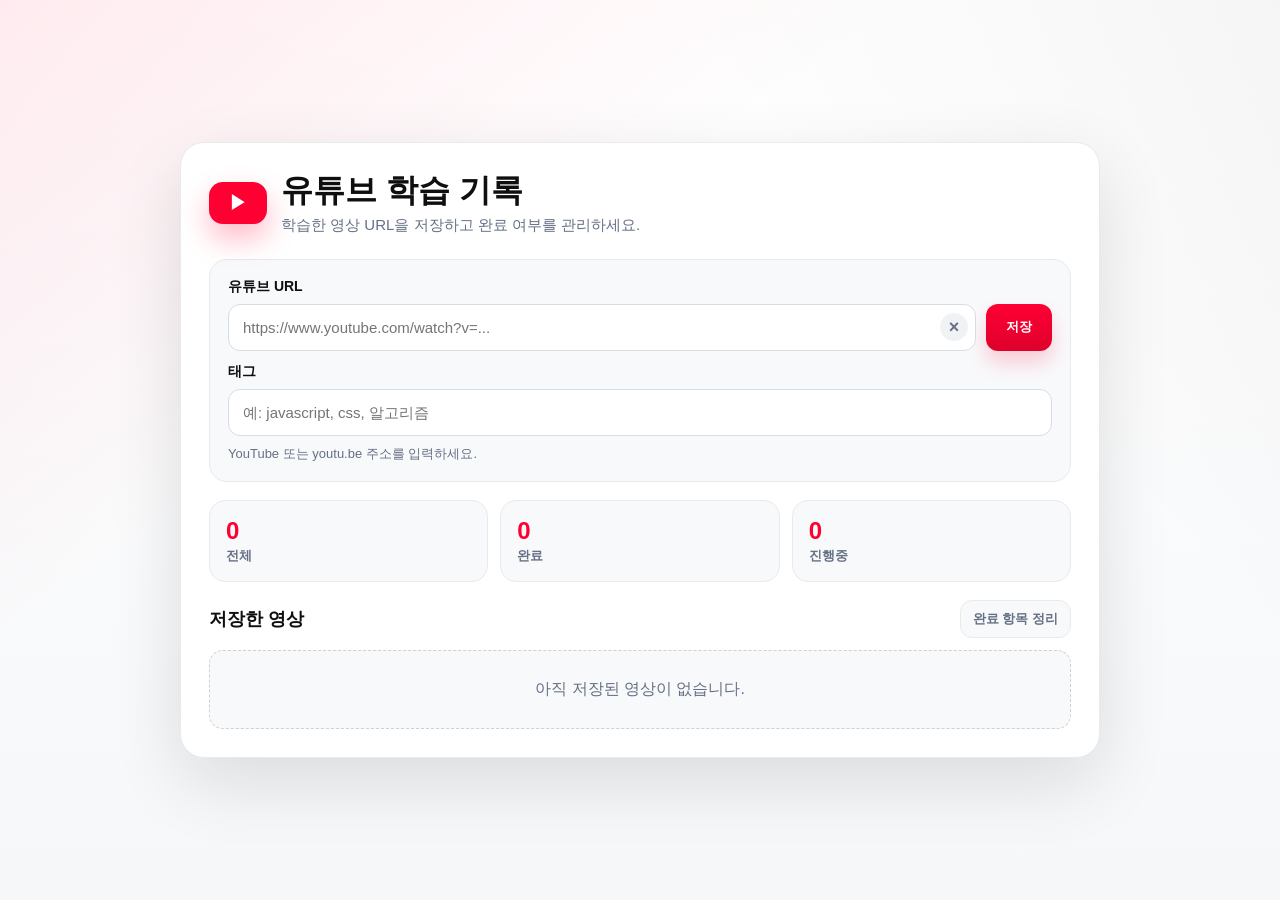
<file: Day02/youtube_log/index.html>
<!DOCTYPE html>
<html lang="ko">
<head>
  <meta charset="UTF-8" />
  <meta name="viewport" content="width=device-width, initial-scale=1.0" />
  <title>유튜브 학습 기록</title>
  <link rel="icon" type="image/svg+xml" href="data:image/svg+xml,%3Csvg xmlns='http://www.w3.org/2000/svg' viewBox='0 0 64 64'%3E%3Crect width='64' height='64' rx='14' fill='%23ff0000'/%3E%3Cpath d='M26 20v24l21-12z' fill='white'/%3E%3C/svg%3E" />
  <link rel="stylesheet" href="./css/style.css" />
</head>
<body>
  <main class="app">
    <header class="header">
      <div class="brand-mark" aria-hidden="true">▶</div>
      <div>
        <h1>유튜브 학습 기록</h1>
        <p>학습한 영상 URL을 저장하고 완료 여부를 관리하세요.</p>
      </div>
    </header>

    <form class="url-form" id="urlForm">
      <label class="input-label" for="youtubeUrl">유튜브 URL</label>
      <div class="input-row">
        <div class="url-input-wrap">
          <input
            id="youtubeUrl"
            type="url"
            placeholder="https://www.youtube.com/watch?v=..."
            autocomplete="off"
            required
          />
          <button class="clear-input-button" id="clearUrlButton" type="button" aria-label="URL 입력 지우기">×</button>
        </div>
        <button type="submit">저장</button>
      </div>
      <label class="input-label tag-label" for="videoTags">태그</label>
      <input
        id="videoTags"
        type="text"
        placeholder="예: javascript, css, 알고리즘"
        autocomplete="off"
      />
      <p class="helper-text" id="formMessage">YouTube 또는 youtu.be 주소를 입력하세요.</p>
    </form>

    <section class="summary" aria-label="학습 기록 요약">
      <div>
        <span id="totalCount">0</span>
        <p>전체</p>
      </div>
      <div>
        <span id="doneCount">0</span>
        <p>완료</p>
      </div>
      <div>
        <span id="todoCount">0</span>
        <p>진행중</p>
      </div>
    </section>

    <section class="list-section">
      <div class="section-title">
        <h2>저장한 영상</h2>
        <button class="text-button" id="clearDoneButton" type="button">완료 항목 정리</button>
      </div>
      <ul class="video-list" id="videoList"></ul>
      <p class="empty-message" id="emptyMessage">아직 저장된 영상이 없습니다.</p>
    </section>
  </main>

  <script src="./js/app.js"></script>
</body>
</html>
</file>
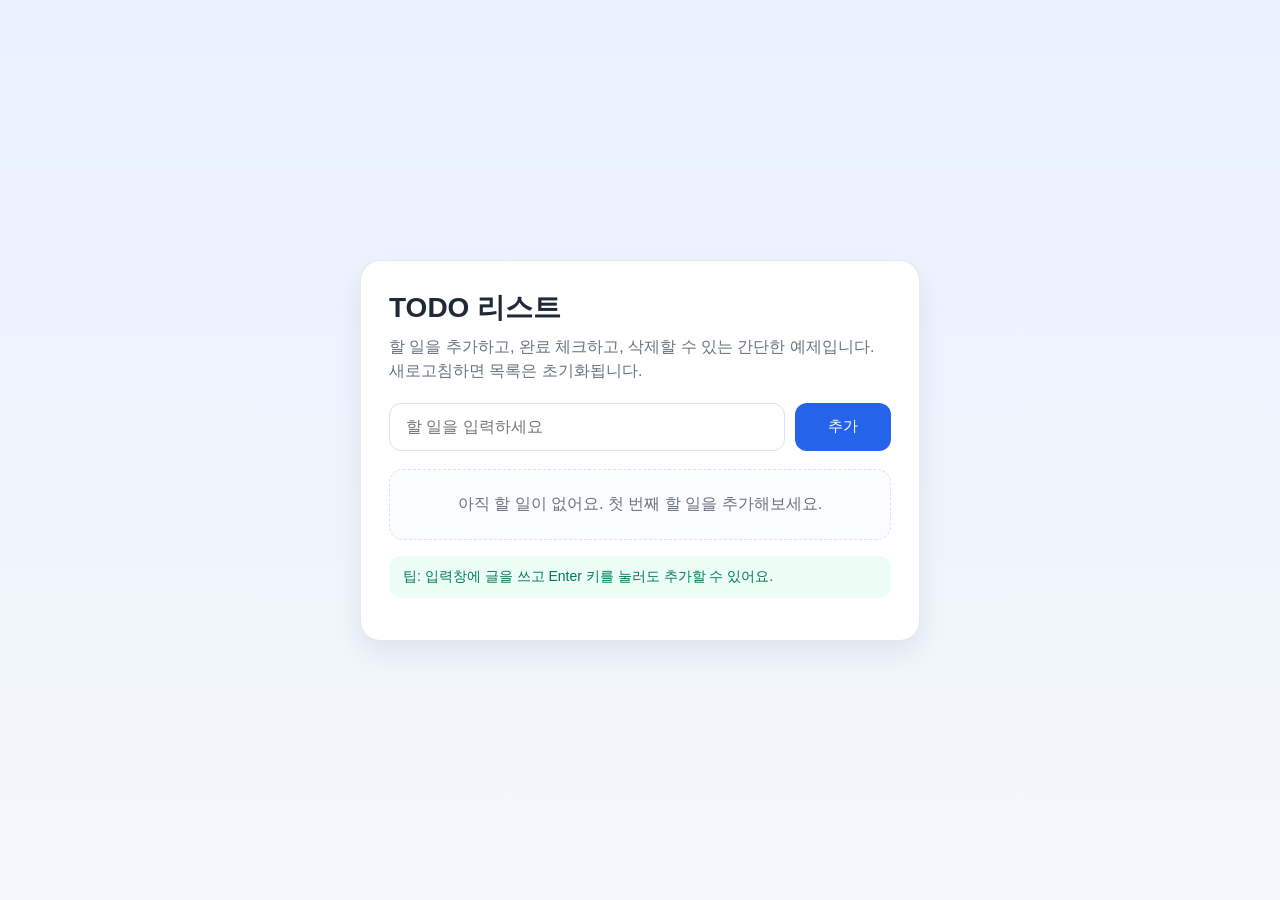
<file: Day 01/todo.html>
<!DOCTYPE html>
<html lang="ko">
<head>
  <meta charset="UTF-8" />
  <meta name="viewport" content="width=device-width, initial-scale=1.0" />
  <title>간단한 TODO 리스트</title>
  <style>
    :root {
      --bg: #f4f7fb;
      --card: #ffffff;
      --text: #1f2937;
      --muted: #6b7280;
      --primary: #2563eb;
      --primary-dark: #1d4ed8;
      --danger: #ef4444;
      --danger-dark: #dc2626;
      --success-bg: #ecfdf5;
      --success-text: #047857;
      --border: #dbe3ee;
      --shadow: 0 12px 30px rgba(15, 23, 42, 0.08);
    }

    * {
      box-sizing: border-box;
    }

    body {
      margin: 0;
      font-family: Arial, Helvetica, sans-serif;
      background: linear-gradient(180deg, #eaf2ff 0%, #f4f7fb 100%);
      color: var(--text);
      min-height: 100vh;
      display: flex;
      align-items: center;
      justify-content: center;
      padding: 24px;
    }

    .app {
      width: 100%;
      max-width: 560px;
      background: var(--card);
      border: 1px solid rgba(219, 227, 238, 0.8);
      border-radius: 20px;
      box-shadow: var(--shadow);
      padding: 28px;
    }

    h1 {
      margin: 0 0 8px;
      font-size: 28px;
    }

    .subtitle {
      margin: 0 0 20px;
      color: var(--muted);
      line-height: 1.5;
    }

    .input-row {
      display: flex;
      gap: 10px;
      margin-bottom: 18px;
    }

    #todoInput {
      flex: 1;
      border: 1px solid var(--border);
      border-radius: 12px;
      padding: 14px 16px;
      font-size: 16px;
      outline: none;
    }

    #todoInput:focus {
      border-color: var(--primary);
      box-shadow: 0 0 0 4px rgba(37, 99, 235, 0.12);
    }

    button {
      border: none;
      border-radius: 12px;
      padding: 14px 16px;
      font-size: 15px;
      cursor: pointer;
      transition: transform 0.15s ease, background-color 0.15s ease;
    }

    button:hover {
      transform: translateY(-1px);
    }

    .add-btn {
      background: var(--primary);
      color: white;
      min-width: 96px;
    }

    .add-btn:hover {
      background: var(--primary-dark);
    }

    .todo-list {
      list-style: none;
      padding: 0;
      margin: 0;
      display: grid;
      gap: 12px;
    }

    .todo-item {
      display: flex;
      align-items: center;
      justify-content: space-between;
      gap: 12px;
      border: 1px solid var(--border);
      border-radius: 14px;
      padding: 14px 16px;
      background: #fff;
    }

    .todo-text {
      display: flex;
      align-items: center;
      gap: 10px;
      flex: 1;
      min-width: 0;
      word-break: break-word;
    }

    .todo-text.completed {
      color: var(--muted);
      text-decoration: line-through;
    }

    .checkbox {
      width: 18px;
      height: 18px;
      accent-color: var(--primary);
      flex-shrink: 0;
    }

    .delete-btn {
      background: #fee2e2;
      color: var(--danger-dark);
      padding: 10px 14px;
      min-width: 72px;
    }

    .delete-btn:hover {
      background: #fecaca;
    }

    .empty-state {
      border: 1px dashed var(--border);
      border-radius: 14px;
      padding: 24px;
      text-align: center;
      color: var(--muted);
      background: #fafcff;
    }

    .footer-note {
      margin-top: 16px;
      font-size: 14px;
      color: var(--success-text);
      background: var(--success-bg);
      border-radius: 12px;
      padding: 12px 14px;
    }

    @media (max-width: 480px) {
      .app {
        padding: 20px;
      }

      .input-row {
        flex-direction: column;
      }

      .add-btn {
        width: 100%;
      }

      .todo-item {
        align-items: flex-start;
        flex-direction: column;
      }

      .delete-btn {
        width: 100%;
      }
    }
  </style>
</head>
<body>
  <main class="app">
    <h1>TODO 리스트</h1>
    <p class="subtitle">
      할 일을 추가하고, 완료 체크하고, 삭제할 수 있는 간단한 예제입니다.
      새로고침하면 목록은 초기화됩니다.
    </p>

    <div class="input-row">
      <input id="todoInput" type="text" placeholder="할 일을 입력하세요" />
      <button class="add-btn" id="addButton">추가</button>
    </div>

    <ul class="todo-list" id="todoList"></ul>

    <p class="footer-note">
      팁: 입력창에 글을 쓰고 Enter 키를 눌러도 추가할 수 있어요.
    </p>
  </main>

  <script>
    // 메모리에서만 할 일을 관리합니다.
    // 새로고침하면 이 배열은 다시 비워집니다.
    let todos = [];

    const todoInput = document.getElementById("todoInput");
    const addButton = document.getElementById("addButton");
    const todoList = document.getElementById("todoList");

    function renderTodos() {
      todoList.innerHTML = "";

      if (todos.length === 0) {
        todoList.innerHTML = `
          <li class="empty-state">아직 할 일이 없어요. 첫 번째 할 일을 추가해보세요.</li>
        `;
        return;
      }

      todos.forEach((todo, index) => {
        const li = document.createElement("li");
        li.className = "todo-item";

        li.innerHTML = `
          <label class="todo-text ${todo.completed ? "completed" : ""}">
            <input class="checkbox" type="checkbox" ${todo.completed ? "checked" : ""} data-index="${index}" />
            <span>${escapeHTML(todo.text)}</span>
          </label>
          <button class="delete-btn" data-index="${index}">삭제</button>
        `;

        todoList.appendChild(li);
      });
    }

    function addTodo() {
      const text = todoInput.value.trim();

      if (text === "") {
        alert("할 일을 입력해 주세요.");
        todoInput.focus();
        return;
      }

      todos.push({
        text: text,
        completed: false
      });

      todoInput.value = "";
      todoInput.focus();
      renderTodos();
    }

    function toggleTodo(index) {
      todos[index].completed = !todos[index].completed;
      renderTodos();
    }

    function deleteTodo(index) {
      todos.splice(index, 1);
      renderTodos();
    }

    // 화면에 HTML 문자(<, > 등)를 글자로 보여주기 위한 안전장치
    function escapeHTML(text) {
      return text
        .replaceAll("&", "&amp;")
        .replaceAll("<", "&lt;")
        .replaceAll(">", "&gt;")
        .replaceAll('"', "&quot;")
        .replaceAll("'", "&#39;");
    }

    addButton.addEventListener("click", addTodo);

    todoInput.addEventListener("keydown", function (event) {
      if (event.key === "Enter") {
        addTodo();
      }
    });

    todoList.addEventListener("click", function (event) {
      const target = event.target;

      if (target.matches(".delete-btn")) {
        const index = Number(target.dataset.index);
        deleteTodo(index);
      }
    });

    todoList.addEventListener("change", function (event) {
      const target = event.target;

      if (target.matches(".checkbox")) {
        const index = Number(target.dataset.index);
        toggleTodo(index);
      }
    });

    renderTodos();
  </script>
</body>
</html>
</file>
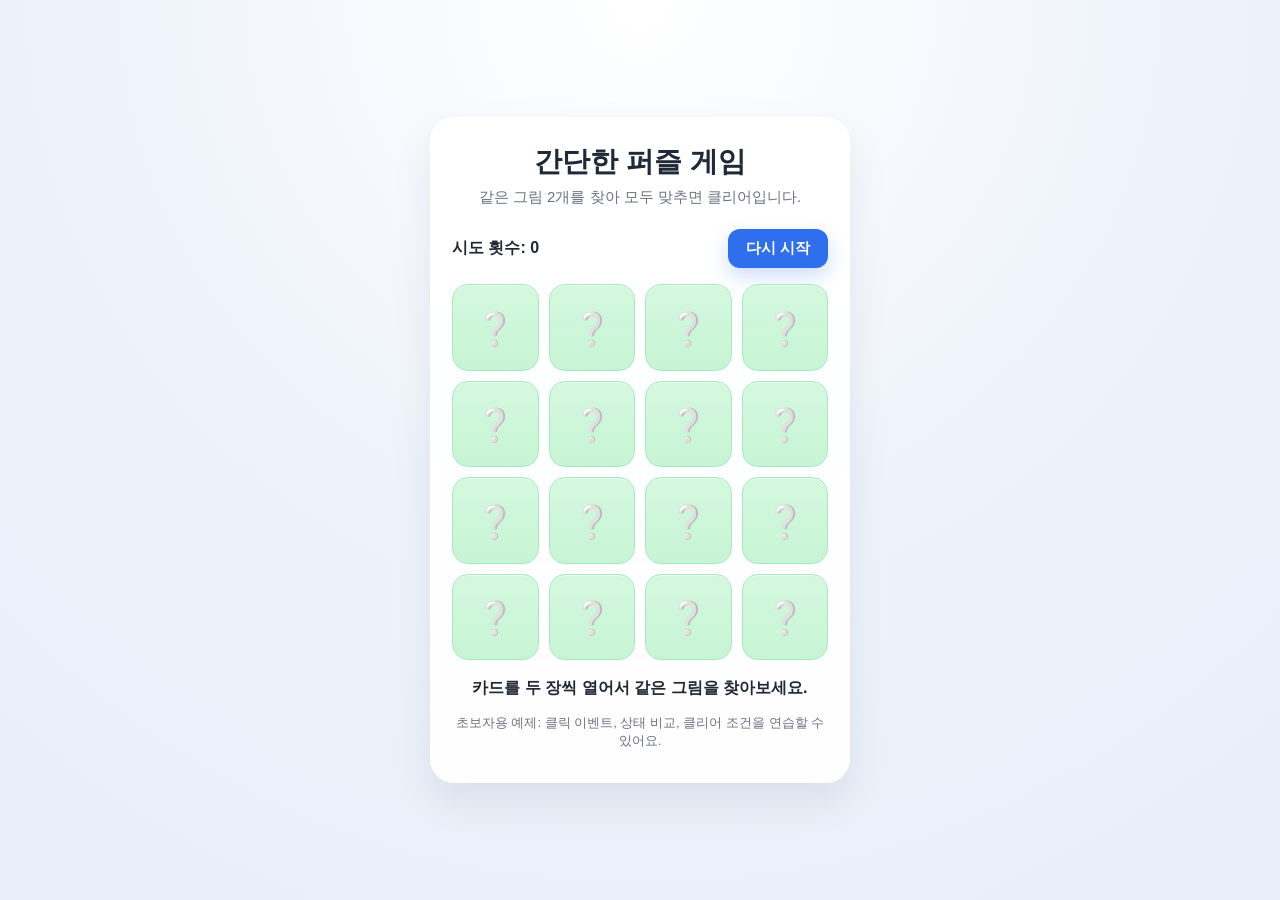
<file: Day 01/puzzle_game/index_new.html>
<!DOCTYPE html>
<html lang="ko">
<head>
  <meta charset="UTF-8" />
  <meta name="viewport" content="width=device-width, initial-scale=1.0" />
  <title>간단한 퍼즐 게임</title>
  <style>
    :root {
      --bg: #f4f7fb;
      --card: #ffffff;
      --text: #1f2937;
      --muted: #6b7280;
      --accent: #2f6fed;
      --accent-dark: #2458c7;
      --tile: #c7f5d4;
      --tile-border: #a7e7bd;
      --tile-open: #9fe6b2;
      --shadow: 0 18px 40px rgba(15, 23, 42, 0.08);
    }

    * {
      box-sizing: border-box;
    }

    body {
      margin: 0;
      min-height: 100vh;
      display: flex;
      justify-content: center;
      align-items: center;
      padding: 24px;
      background:
        radial-gradient(circle at top, #ffffff 0%, #eef3fb 48%, #e8eef8 100%);
      color: var(--text);
      font-family: "Arial", "Helvetica Neue", sans-serif;
    }

    .app {
      width: 100%;
      max-width: 420px;
      background: rgba(255, 255, 255, 0.92);
      border-radius: 24px;
      box-shadow: var(--shadow);
      padding: 28px 22px 20px;
      backdrop-filter: blur(4px);
    }

    .title {
      text-align: center;
      margin-bottom: 8px;
    }

    .title h1 {
      margin: 0;
      font-size: 28px;
      line-height: 1.2;
      font-weight: 800;
    }

    .subtitle {
      margin: 10px 0 0;
      text-align: center;
      color: var(--muted);
      font-size: 15px;
    }

    .topbar {
      display: flex;
      justify-content: space-between;
      align-items: center;
      gap: 12px;
      margin: 22px 0 16px;
      flex-wrap: wrap;
    }

    .attempts {
      font-size: 16px;
      font-weight: 700;
      color: #202833;
    }

    .restart-btn {
      border: none;
      background: var(--accent);
      color: white;
      border-radius: 12px;
      padding: 10px 18px;
      font-size: 15px;
      font-weight: 700;
      cursor: pointer;
      box-shadow: 0 8px 20px rgba(47, 111, 237, 0.24);
      transition: transform 0.15s ease, background-color 0.15s ease;
    }

    .restart-btn:hover {
      background: var(--accent-dark);
      transform: translateY(-1px);
    }

    .board {
      display: grid;
      grid-template-columns: repeat(4, 1fr);
      gap: 10px;
    }

    .card {
      position: relative;
      aspect-ratio: 1 / 1;
      border: 1px solid var(--tile-border);
      border-radius: 16px;
      background: linear-gradient(180deg, #d4f8df, var(--tile));
      box-shadow: inset 0 1px 0 rgba(255, 255, 255, 0.55);
      font-size: 32px;
      cursor: pointer;
      transition: transform 0.15s ease, background-color 0.15s ease, box-shadow 0.15s ease;
      display: flex;
      align-items: center;
      justify-content: center;
      user-select: none;
    }

    .card:hover {
      transform: translateY(-2px);
      background: linear-gradient(180deg, #cbf4d8, var(--tile-open));
    }

    .card.open,
    .card.matched {
      background: linear-gradient(180deg, #d5f7dd, #baf0c8);
      box-shadow: inset 0 0 0 1px rgba(69, 164, 96, 0.12);
      cursor: default;
    }

    .card span {
      transform: translateY(1px);
    }

    .message {
      margin: 18px 0 0;
      text-align: center;
      min-height: 26px;
      font-weight: 700;
      color: #202833;
    }

    .message.clear {
      color: #1f7a46;
    }

    .hint {
      margin-top: 10px;
      text-align: center;
      color: var(--muted);
      font-size: 13px;
    }

    @media (max-width: 480px) {
      .app {
        padding: 22px 16px 18px;
      }

      .title h1 {
        font-size: 24px;
      }

      .card {
        font-size: 28px;
        border-radius: 14px;
      }

      .topbar {
        margin-top: 18px;
      }
    }
  </style>
</head>
<body>
  <main class="app">
    <div class="title">
      <h1>간단한 퍼즐 게임</h1>
      <p class="subtitle">같은 그림 2개를 찾아 모두 맞추면 클리어입니다.</p>
    </div>

    <section class="topbar">
      <div class="attempts">시도 횟수: <span id="attemptCount">0</span></div>
      <button class="restart-btn" id="restartButton">다시 시작</button>
    </section>

    <section class="board" id="board" aria-label="퍼즐 보드"></section>

    <p class="message" id="messageBox">카드를 두 장씩 열어서 같은 그림을 찾아보세요.</p>
    <p class="hint">초보자용 예제: 클릭 이벤트, 상태 비교, 클리어 조건을 연습할 수 있어요.</p>
  </main>

  <script>
    // 8쌍, 총 16장의 카드로 구성된 메모리 퍼즐입니다.
    const symbol_list = ["🍇", "🍓", "🥝", "🍎", "🍉", "🍊", "🍒", "✨"];

    const board_element = document.getElementById("board");
    const attempt_count_element = document.getElementById("attemptCount");
    const restart_button_element = document.getElementById("restartButton");
    const message_box_element = document.getElementById("messageBox");

    let cards = [];
    let first_card_element = null;
    let second_card_element = null;
    let can_click = true;
    let attempt_count = 0;
    let matched_count = 0;

    function create_deck() {
      // 같은 그림을 2번씩 넣어서 짝이 있는 카드 묶음을 만듭니다.
      const deck = [...symbol_list, ...symbol_list];

      // Fisher-Yates 셔플로 카드 순서를 무작위로 섞습니다.
      for (let index = deck.length - 1; index > 0; index -= 1) {
        const random_index = Math.floor(Math.random() * (index + 1));
        [deck[index], deck[random_index]] = [deck[random_index], deck[index]];
      }

      return deck;
    }

    function create_card_button(symbol, index) {
      // 카드 1장을 나타내는 버튼 요소를 생성합니다.
      const button_element = document.createElement("button");

      // form 안에서 오작동하지 않도록 일반 버튼으로 지정합니다.
      button_element.type = "button";
      button_element.className = "card";
      button_element.setAttribute("aria-label", "카드");

      // 나중에 어떤 카드인지 찾을 수 있도록 정보도 함께 저장합니다.
      button_element.dataset.index = index;
      button_element.dataset.symbol = symbol;

      // 처음에는 카드 뒷면만 보이도록 물음표를 보여줍니다.
      button_element.innerHTML = "<span>❔</span>";

      return button_element;
    }

    function render_board() {
      // 기존 보드를 지우고 새로 그릴 준비를 합니다.
      board_element.innerHTML = "";

      // cards 배열에 들어 있는 값들을 하나씩 꺼내서 카드 버튼으로 만듭니다.
      cards.forEach((symbol, index) => {
        board_element.appendChild(create_card_button(symbol, index));
      });
    }

    function update_attempt_count() {
      attempt_count_element.textContent = String(attempt_count);
    }

    function set_message(text, is_clear = false) {
      message_box_element.classList.toggle("clear", is_clear);
      message_box_element.textContent = text;
    }

    function reset_turn() {
      // 한 번의 턴이 끝나면 선택한 카드 정보와 클릭 가능 상태를 초기화합니다.
      first_card_element = null;
      second_card_element = null;
      can_click = true;
    }

    function open_card(card_element) {
      // 카드 앞면을 보여줍니다.
      card_element.classList.add("open");
      card_element.innerHTML = `<span>${card_element.dataset.symbol}</span>`;
    }

    function close_card(card_element) {
      // 다시 뒷면으로 되돌립니다.
      card_element.classList.remove("open");
      card_element.innerHTML = "<span>❔</span>";
    }

    function mark_matched_card(card_element) {
      // 맞춘 카드는 더 이상 클릭하지 못하게 막습니다.
      card_element.classList.add("matched");
      card_element.disabled = true;
    }

    function handle_matched_pair() {
      // 같은 그림을 찾았을 때 실행됩니다.
      mark_matched_card(first_card_element);
      mark_matched_card(second_card_element);
      matched_count += 2;
      reset_turn();

      if (matched_count === cards.length) {
        // 모든 카드를 맞추면 클리어 메시지를 보여줍니다.
        set_message(`축하합니다! ${attempt_count}번 만에 모두 맞췄습니다.`, true);
        return;
      }

      set_message("잘 맞췄어요! 다음 짝을 찾아보세요.");
    }

    function handle_mismatched_pair() {
      // 다른 그림이 선택되면 잠깐 보여준 뒤 다시 뒤집습니다.
      set_message("다른 그림이네요. 다시 시도해보세요.");
      can_click = false;

      const first_selected_card = first_card_element;
      const second_selected_card = second_card_element;

      setTimeout(() => {
        close_card(first_selected_card);
        close_card(second_selected_card);
        reset_turn();
      }, 700);
    }

    function compare_selected_cards() {
      // 카드 2장을 아직 다 고르지 않았다면 비교할 수 없습니다.
      if (!first_card_element || !second_card_element) {
        return;
      }

      // 한 번 시도할 때마다 횟수를 1 증가시킵니다.
      attempt_count += 1;
      update_attempt_count();

      // 두 카드의 그림이 같은지 확인합니다.
      const is_match = first_card_element.dataset.symbol === second_card_element.dataset.symbol;

      if (is_match) {
        handle_matched_pair();
        return;
      }

      handle_mismatched_pair();
    }

    function handle_board_click(event) {
      // 실제로 클릭한 요소가 카드인지 확인합니다.
      const card_element = event.target.closest(".card");

      // 카드가 아니거나, 이미 처리된 카드이거나,
      // 뒤집기 동작 중이면 아무것도 하지 않습니다.
      if (!card_element || !can_click || card_element.classList.contains("matched") || card_element === first_card_element) {
        return;
      }

      // 클릭한 카드를 앞면으로 보여줍니다.
      open_card(card_element);

      if (!first_card_element) {
        // 첫 번째로 선택한 카드라면 기억만 해둡니다.
        first_card_element = card_element;
        return;
      }

      // 두 번째 카드가 선택되면 짝 비교를 시작합니다.
      second_card_element = card_element;
      compare_selected_cards();
    }

    function handle_restart_click() {
      reset_game();
    }

    function reset_game() {
      // 게임 시작 또는 재시작 때 호출됩니다.
      cards = create_deck();
      attempt_count = 0;
      matched_count = 0;
      reset_turn();
      update_attempt_count();

      // 안내 문구를 초기 상태로 되돌립니다.
      set_message("카드를 두 장씩 열어서 같은 그림을 찾아보세요.");
      render_board();
    }

    board_element.addEventListener("click", handle_board_click);
    restart_button_element.addEventListener("click", handle_restart_click);

    reset_game();
  </script>
</body>
</html>
</file>
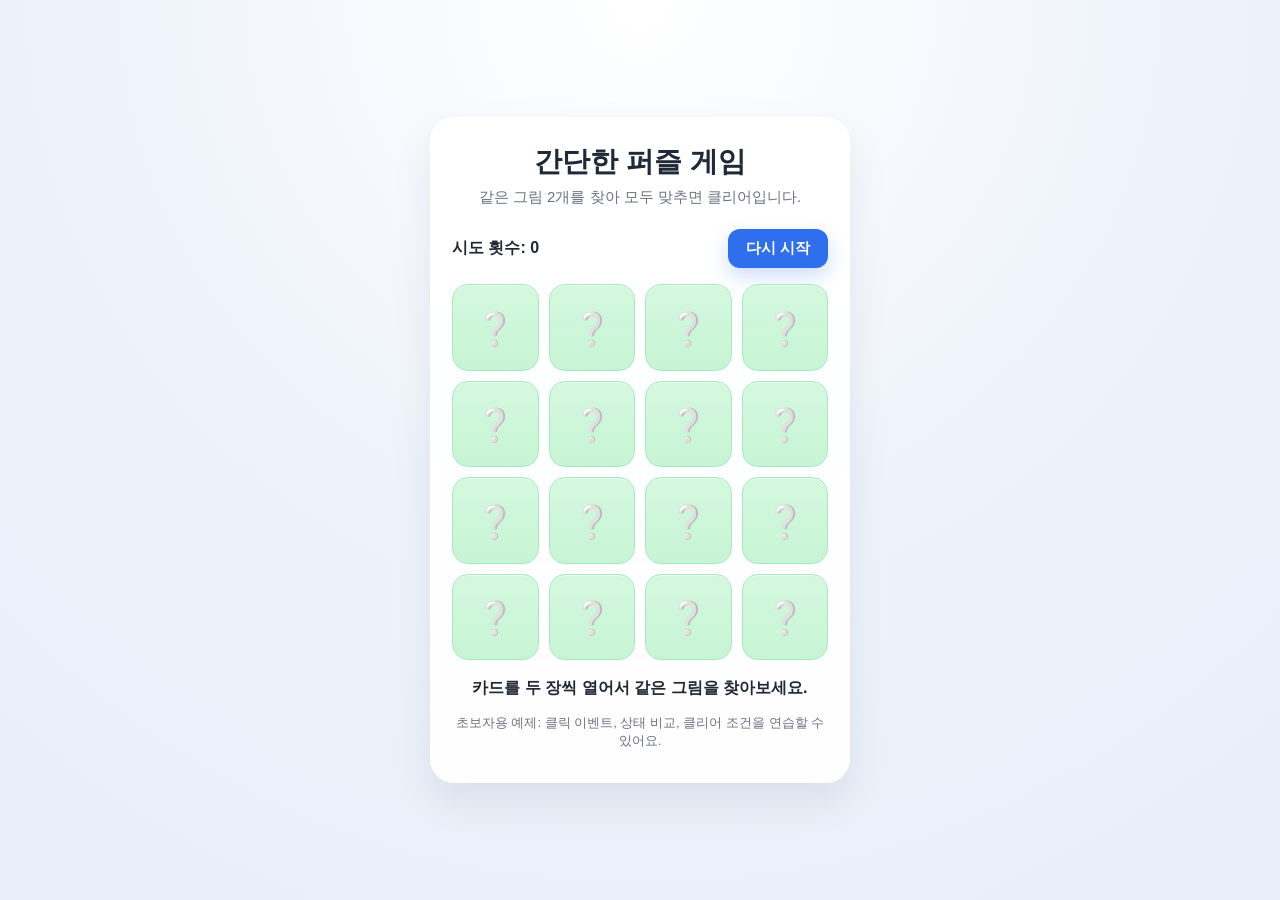
<file: Day 01/puzzle_game/index_origin.html>
<!DOCTYPE html>
<html lang="ko">
<head>
  <meta charset="UTF-8" />
  <meta name="viewport" content="width=device-width, initial-scale=1.0" />
  <title>간단한 퍼즐 게임</title>
  <style>
    :root {
      --bg: #f4f7fb;
      --card: #ffffff;
      --text: #1f2937;
      --muted: #6b7280;
      --accent: #2f6fed;
      --accent-dark: #2458c7;
      --tile: #c7f5d4;
      --tile-border: #a7e7bd;
      --tile-open: #9fe6b2;
      --shadow: 0 18px 40px rgba(15, 23, 42, 0.08);
    }

    * {
      box-sizing: border-box;
    }

    body {
      margin: 0;
      min-height: 100vh;
      display: flex;
      justify-content: center;
      align-items: center;
      padding: 24px;
      background:
        radial-gradient(circle at top, #ffffff 0%, #eef3fb 48%, #e8eef8 100%);
      color: var(--text);
      font-family: "Arial", "Helvetica Neue", sans-serif;
    }

    .app {
      width: 100%;
      max-width: 420px;
      background: rgba(255, 255, 255, 0.92);
      border-radius: 24px;
      box-shadow: var(--shadow);
      padding: 28px 22px 20px;
      backdrop-filter: blur(4px);
    }

    .title {
      text-align: center;
      margin-bottom: 8px;
    }

    .title h1 {
      margin: 0;
      font-size: 28px;
      line-height: 1.2;
      font-weight: 800;
    }

    .subtitle {
      margin: 10px 0 0;
      text-align: center;
      color: var(--muted);
      font-size: 15px;
    }

    .topbar {
      display: flex;
      justify-content: space-between;
      align-items: center;
      gap: 12px;
      margin: 22px 0 16px;
      flex-wrap: wrap;
    }

    .attempts {
      font-size: 16px;
      font-weight: 700;
      color: #202833;
    }

    .restart-btn {
      border: none;
      background: var(--accent);
      color: white;
      border-radius: 12px;
      padding: 10px 18px;
      font-size: 15px;
      font-weight: 700;
      cursor: pointer;
      box-shadow: 0 8px 20px rgba(47, 111, 237, 0.24);
      transition: transform 0.15s ease, background-color 0.15s ease;
    }

    .restart-btn:hover {
      background: var(--accent-dark);
      transform: translateY(-1px);
    }

    .board {
      display: grid;
      grid-template-columns: repeat(4, 1fr);
      gap: 10px;
    }

    .card {
      position: relative;
      aspect-ratio: 1 / 1;
      border: 1px solid var(--tile-border);
      border-radius: 16px;
      background: linear-gradient(180deg, #d4f8df, var(--tile));
      box-shadow: inset 0 1px 0 rgba(255, 255, 255, 0.55);
      font-size: 32px;
      cursor: pointer;
      transition: transform 0.15s ease, background-color 0.15s ease, box-shadow 0.15s ease;
      display: flex;
      align-items: center;
      justify-content: center;
      user-select: none;
    }

    .card:hover {
      transform: translateY(-2px);
      background: linear-gradient(180deg, #cbf4d8, var(--tile-open));
    }

    .card.open,
    .card.matched {
      background: linear-gradient(180deg, #d5f7dd, #baf0c8);
      box-shadow: inset 0 0 0 1px rgba(69, 164, 96, 0.12);
      cursor: default;
    }

    .card span {
      transform: translateY(1px);
    }

    .message {
      margin: 18px 0 0;
      text-align: center;
      min-height: 26px;
      font-weight: 700;
      color: #202833;
    }

    .message.clear {
      color: #1f7a46;
    }

    .hint {
      margin-top: 10px;
      text-align: center;
      color: var(--muted);
      font-size: 13px;
    }

    @media (max-width: 480px) {
      .app {
        padding: 22px 16px 18px;
      }

      .title h1 {
        font-size: 24px;
      }

      .card {
        font-size: 28px;
        border-radius: 14px;
      }

      .topbar {
        margin-top: 18px;
      }
    }
  </style>
</head>
<body>
  <main class="app">
    <div class="title">
      <h1>간단한 퍼즐 게임</h1>
      <p class="subtitle">같은 그림 2개를 찾아 모두 맞추면 클리어입니다.</p>
    </div>

    <section class="topbar">
      <div class="attempts">시도 횟수: <span id="attemptCount">0</span></div>
      <button class="restart-btn" id="restartButton">다시 시작</button>
    </section>

    <section class="board" id="board" aria-label="퍼즐 보드"></section>

    <p class="message" id="messageBox">카드를 두 장씩 열어서 같은 그림을 찾아보세요.</p>
    <p class="hint">초보자용 예제: 클릭 이벤트, 상태 비교, 클리어 조건을 연습할 수 있어요.</p>
  </main>

  <script>
    // 8쌍, 총 16장의 카드로 구성된 메모리 퍼즐입니다.
    const SYMBOLS = ["🍇", "🍓", "🥝", "🍎", "🍉", "🍊", "🍒", "✨"];

    const board = document.getElementById("board");
    const attemptCount = document.getElementById("attemptCount");
    const restartButton = document.getElementById("restartButton");
    const messageBox = document.getElementById("messageBox");

    let cards = [];
    let firstCard = null;
    let secondCard = null;
    let canClick = true;
    let attempts = 0;
    let matchedCount = 0;

    function createDeck() {
      const deck = [...SYMBOLS, ...SYMBOLS];

      // Fisher-Yates 셔플: 카드 순서를 무작위로 섞습니다.
      for (let i = deck.length - 1; i > 0; i--) {
        const randomIndex = Math.floor(Math.random() * (i + 1));
        [deck[i], deck[randomIndex]] = [deck[randomIndex], deck[i]];
      }

      return deck;
    }

    function renderBoard() {
      // 기존 보드를 지우고 새로 그릴 준비를 합니다.
      board.innerHTML = "";

      // cards 배열에 들어 있는 값들을 하나씩 꺼내서 카드 버튼으로 만듭니다.
      cards.forEach((symbol, index) => {
        // 카드 1장을 나타내는 버튼 요소를 생성합니다.
        const button = document.createElement("button");

        // form 안에서 오작동하지 않도록 일반 버튼으로 지정합니다.
        button.type = "button";

        // 카드 모양을 적용하기 위한 클래스입니다.
        button.className = "card";

        // 스크린리더가 읽을 수 있도록 카드라는 설명을 넣습니다.
        button.setAttribute("aria-label", "카드");

        // 카드의 위치를 나중에 찾을 수 있도록 저장합니다.
        button.dataset.index = index;

        // 카드가 어떤 그림인지 저장해 둡니다.
        button.dataset.symbol = symbol;

        // 처음에는 카드 뒷면만 보이도록 물음표를 보여줍니다.
        button.innerHTML = "<span>❔</span>";

        // 만든 카드를 보드에 붙입니다.
        board.appendChild(button);
      });
    }

    function resetGame() {
      cards = createDeck();
      firstCard = null;
      secondCard = null;
      canClick = true;
      attempts = 0;
      matchedCount = 0;
      attemptCount.textContent = attempts;
      messageBox.classList.remove("clear");
      messageBox.textContent = "카드를 두 장씩 열어서 같은 그림을 찾아보세요.";
      renderBoard();
    }

    function openCard(cardElement) {
      cardElement.classList.add("open");
      cardElement.innerHTML = `<span>${cardElement.dataset.symbol}</span>`;
    }

    function closeCard(cardElement) {
      cardElement.classList.remove("open");
      cardElement.innerHTML = "<span>❔</span>";
    }

    function markMatched(cardElement) {
      cardElement.classList.add("matched");
      cardElement.disabled = true;
    }

    function checkForMatch() {
      if (!firstCard || !secondCard) return;

      attempts += 1;
      attemptCount.textContent = attempts;

      const isMatch = firstCard.dataset.symbol === secondCard.dataset.symbol;

      if (isMatch) {
        markMatched(firstCard);
        markMatched(secondCard);
        matchedCount += 2;

        firstCard = null;
        secondCard = null;
        canClick = true;

        if (matchedCount === cards.length) {
          messageBox.classList.add("clear");
          messageBox.textContent = `축하합니다! ${attempts}번 만에 모두 맞췄습니다.`;
        } else {
          messageBox.classList.remove("clear");
          messageBox.textContent = "잘 맞췄어요! 다음 짝을 찾아보세요.";
        }
      } else {
        messageBox.classList.remove("clear");
        messageBox.textContent = "다른 그림이네요. 다시 시도해보세요.";
        canClick = false;
        const first = firstCard;
        const second = secondCard;

        setTimeout(() => {
          closeCard(first);
          closeCard(second);
          firstCard = null;
          secondCard = null;
          canClick = true;
        }, 700);
      }
    }

    board.addEventListener("click", function (event) {
      const cardElement = event.target.closest(".card");

      if (!cardElement || !canClick || cardElement.classList.contains("matched") || cardElement === firstCard) {
        return;
      }

      openCard(cardElement);

      if (!firstCard) {
        firstCard = cardElement;
        return;
      }

      secondCard = cardElement;
      checkForMatch();
    });

    restartButton.addEventListener("click", resetGame);

    resetGame();
  </script>
</body>
</html>
</file>
<file: Day02/new_puzzle_game/css/style.css>
:root {
  --bg: #f7f8fb;
  --card: #ffffff;
  --panel: #f2f5f9;
  --panel-border: #e3e8ef;
  --text: #172033;
  --muted: #687386;
  --board-border: #cfd8e6;
  --accent: #2563eb;
  --accent-hover: #1d4ed8;
  --mint: #10b981;
  --coral: #f97316;
  --success: #047857;
  --danger: #dc2626;
  --shadow: 0 24px 70px rgba(23, 32, 51, 0.14);
}

* {
  box-sizing: border-box;
}

body {
  margin: 0;
  min-height: 100vh;
  display: grid;
  place-items: center;
  padding: 18px;
  color: var(--text);
  font-family: Arial, Helvetica, sans-serif;
  background:
    linear-gradient(135deg, rgba(37, 99, 235, 0.08), transparent 34%),
    linear-gradient(225deg, rgba(249, 115, 22, 0.08), transparent 32%),
    linear-gradient(180deg, #fbfcff 0%, var(--bg) 100%);
}

.app {
  width: min(100%, 520px);
  background: var(--card);
  border: 1px solid rgba(227, 232, 239, 0.9);
  border-radius: 24px;
  box-shadow: var(--shadow);
  padding: 30px 24px 22px;
}

.screen {
  display: grid;
  gap: 20px;
}

.hidden {
  display: none;
}

.title {
  margin: 0;
  text-align: center;
  font-size: 32px;
  line-height: 1.2;
  font-weight: 900;
  letter-spacing: 0;
}

.subtitle,
.screen-copy {
  margin: 0;
  text-align: center;
  color: var(--muted);
  font-size: 16px;
  line-height: 1.55;
}

.subtitle {
  margin-top: -8px;
}

.primary-action,
.restart {
  border: 0;
  background: linear-gradient(180deg, var(--accent) 0%, #1f56d6 100%);
  color: white;
  font-weight: 800;
  border-radius: 12px;
  cursor: pointer;
  transition: filter 0.2s ease, transform 0.15s ease, box-shadow 0.2s ease;
  box-shadow: 0 12px 22px rgba(37, 99, 235, 0.23);
}

.primary-action {
  font-size: 18px;
  padding: 14px 18px;
}

.restart {
  font-size: 15px;
  padding: 12px 18px;
}

.primary-action:hover,
.restart:hover {
  filter: brightness(1.04);
  box-shadow: 0 14px 26px rgba(37, 99, 235, 0.28);
}

.primary-action:active,
.restart:active {
  transform: translateY(1px);
}

.toolbar {
  display: flex;
  align-items: center;
  justify-content: space-between;
  flex-wrap: wrap;
  gap: 12px;
  padding: 12px;
  border: 1px solid var(--panel-border);
  border-radius: 16px;
  background: var(--panel);
}

.stage-info,
.game-stat {
  color: var(--text);
  font-size: 15px;
  font-weight: 700;
  line-height: 1.6;
}

.stage-info span,
.game-stat span {
  color: var(--accent);
  font-weight: 900;
}

.board {
  display: grid;
  grid-template-columns: repeat(var(--board-size, 2), 1fr);
  gap: 10px;
  margin: 0;
  padding: 12px;
  border: 1px solid var(--panel-border);
  border-radius: 18px;
  background: #f8fafc;
  perspective: 900px;
  position: relative;
}

.combo-popup {
  position: absolute;
  left: 50%;
  top: 50%;
  z-index: 5;
  pointer-events: none;
  transform: translate(-50%, -50%);
  color: white;
  background: linear-gradient(180deg, var(--coral) 0%, #ea580c 100%);
  border: 1px solid rgba(255, 255, 255, 0.45);
  border-radius: 999px;
  padding: 12px 18px;
  font-size: 28px;
  font-weight: 900;
  line-height: 1;
  box-shadow: 0 18px 34px rgba(249, 115, 22, 0.28);
  animation: combo-pop 0.9s ease-out forwards;
}

@keyframes combo-pop {
  0% {
    opacity: 0;
    transform: translate(-50%, -42%) scale(0.76);
  }

  18% {
    opacity: 1;
    transform: translate(-50%, -58%) scale(1.08);
  }

  100% {
    opacity: 0;
    transform: translate(-50%, -92%) scale(1);
  }
}

.card {
  aspect-ratio: 1 / 1;
  border: 0;
  border-radius: 14px;
  background: transparent;
  display: grid;
  place-items: center;
  font-size: var(--card-font-size, 30px);
  cursor: pointer;
  user-select: none;
  position: relative;
  overflow: hidden;
  padding: 0;
  perspective: 700px;
  transition: transform 0.15s ease, filter 0.2s ease;
}

.card:hover {
  transform: translateY(-2px);
  filter: brightness(1.02);
}

.card:active {
  transform: translateY(1px) scale(0.99);
}

.card:disabled {
  cursor: default;
}

.card-inner {
  width: 100%;
  height: 100%;
  position: relative;
  transform-style: preserve-3d;
  transition: transform 0.46s cubic-bezier(0.2, 0.72, 0.24, 1);
}

.card.flipped .card-inner,
.card.matched .card-inner {
  transform: rotateY(180deg);
}

.card-face {
  position: absolute;
  inset: 0;
  border: 1px solid var(--board-border);
  border-radius: 14px;
  display: grid;
  place-items: center;
  backface-visibility: hidden;
  -webkit-backface-visibility: hidden;
  box-shadow: inset 0 1px 0 rgba(255, 255, 255, 0.55), 0 10px 18px rgba(23, 32, 51, 0.1);
}

.card-back {
  background:
    linear-gradient(135deg, rgba(255, 255, 255, 0.32) 0 24%, transparent 24% 50%, rgba(255, 255, 255, 0.22) 50% 74%, transparent 74%),
    linear-gradient(135deg, var(--mint) 0%, #22c55e 52%, #84cc16 100%);
  background-size: 24px 24px, auto;
}

.card-back::before {
  content: "?";
  color: rgba(255, 255, 255, 0.86);
  font-size: 0.95em;
  font-weight: 800;
  text-shadow: 0 1px 8px rgba(21, 128, 61, 0.25);
}

.card-front {
  background: linear-gradient(180deg, #ffffff 0%, #ecfdf5 100%);
  transform: rotateY(180deg);
}

.emoji {
  transform: scale(0.96);
  transition: transform 0.2s ease;
}

.card.flipped .emoji,
.card.matched .emoji {
  transform: scale(1.08);
}

.card.matched {
  filter: saturate(1.12);
}

.card.matched .card-front {
  border-color: rgba(16, 185, 129, 0.45);
  box-shadow: inset 0 0 0 1px rgba(16, 185, 129, 0.16), 0 10px 18px rgba(23, 32, 51, 0.1);
}

.card.empty {
  cursor: default;
}

.card.empty .card-face {
  border-style: dashed;
  border-color: #d7dee9;
  background: #eef2f7;
  box-shadow: none;
}

.card.empty .card-back::before {
  content: "";
}

.card.empty:hover {
  transform: none;
  filter: none;
}

.message {
  min-height: 38px;
  display: grid;
  place-items: center;
  padding: 9px 12px;
  border-radius: 14px;
  background: #f8fafc;
  border: 1px solid var(--panel-border);
  text-align: center;
  font-weight: 700;
  font-size: 15px;
  line-height: 1.4;
  color: var(--text);
}

.message.done {
  color: var(--success);
}

.message.error {
  color: var(--danger);
}

.result-score {
  margin: 0;
  color: var(--text);
  font-size: 26px;
  font-weight: 900;
  text-align: center;
}

@media (max-width: 420px) {
  .app {
    padding: 22px 16px 18px;
    border-radius: 18px;
  }

  .title {
    font-size: 26px;
  }

  .subtitle,
  .screen-copy,
  .stage-info,
  .game-stat {
    font-size: 14px;
  }

  .toolbar {
    align-items: stretch;
  }

  .restart {
    padding: 10px 14px;
  }
}
</file>
<file: Day02/youtube_log/css/style.css>
:root {
  --bg: #f6f7f9;
  --card: #ffffff;
  --text: #0f0f0f;
  --muted: #667085;
  --line: #e8eaee;
  --surface: #f8f9fb;
  --youtube: #ff0033;
  --youtube-dark: #cc0029;
  --soft-red: #fff1f3;
  --success: #12805c;
  --shadow: 0 24px 70px rgba(15, 15, 15, 0.12);
}

* {
  box-sizing: border-box;
}

body {
  margin: 0;
  min-height: 100vh;
  display: grid;
  place-items: center;
  padding: 18px;
  color: var(--text);
  font-family: Arial, Helvetica, sans-serif;
  background:
    linear-gradient(145deg, rgba(255, 0, 51, 0.08), transparent 36%),
    linear-gradient(225deg, rgba(15, 15, 15, 0.04), transparent 30%),
    linear-gradient(180deg, #ffffff 0%, var(--bg) 100%);
}

.app {
  width: min(100%, 920px);
  background: var(--card);
  border: 1px solid var(--line);
  border-radius: 24px;
  box-shadow: var(--shadow);
  padding: 28px;
}

.header {
  display: flex;
  align-items: center;
  gap: 14px;
  margin-bottom: 24px;
}

.brand-mark {
  width: 58px;
  height: 42px;
  border-radius: 14px;
  display: grid;
  place-items: center;
  background: var(--youtube);
  color: white;
  font-size: 18px;
  font-weight: 900;
  box-shadow: 0 14px 30px rgba(255, 0, 51, 0.28);
}

h1,
h2,
p {
  margin: 0;
}

h1 {
  font-size: 32px;
  line-height: 1.2;
  letter-spacing: 0;
}

.header p {
  margin-top: 6px;
  color: var(--muted);
  font-size: 15px;
}

.url-form {
  padding: 18px;
  border: 1px solid var(--line);
  border-radius: 18px;
  background: var(--surface);
}

.input-label {
  display: block;
  margin-bottom: 8px;
  font-size: 14px;
  font-weight: 800;
}

.tag-label {
  margin-top: 12px;
}

.input-row {
  display: grid;
  grid-template-columns: 1fr auto;
  gap: 10px;
}

input {
  min-width: 0;
  width: 100%;
  border: 1px solid #d8dce3;
  border-radius: 12px;
  padding: 14px;
  color: var(--text);
  font-size: 15px;
  outline: none;
  background: white;
}

input:focus {
  border-color: var(--youtube);
  box-shadow: 0 0 0 4px rgba(255, 0, 51, 0.1);
}

button {
  border: 0;
  border-radius: 12px;
  cursor: pointer;
  font-weight: 800;
  transition: transform 0.15s ease, background 0.2s ease, border-color 0.2s ease, box-shadow 0.2s ease;
}

.url-input-wrap {
  position: relative;
  min-width: 0;
}

.url-input-wrap input {
  padding-right: 44px;
}

.clear-input-button {
  position: absolute;
  top: 50%;
  right: 8px;
  width: 28px;
  height: 28px;
  display: grid;
  place-items: center;
  padding: 0;
  color: var(--muted);
  background: #f1f2f4;
  border-radius: 999px;
  font-size: 18px;
  line-height: 1;
  transform: translateY(-50%);
}

.clear-input-button:hover {
  color: var(--text);
  background: #e6e8ec;
}

.clear-input-button:active {
  transform: translateY(-50%) scale(0.96);
}

.input-row > button[type="submit"] {
  padding: 0 20px;
  color: white;
  background: linear-gradient(180deg, var(--youtube) 0%, #df002c 100%);
  box-shadow: 0 12px 20px rgba(255, 0, 51, 0.18);
}

.input-row > button[type="submit"]:hover {
  background: var(--youtube-dark);
}

button:active {
  transform: translateY(1px);
}

.clear-input-button:active {
  transform: translateY(-50%) scale(0.96);
}

.helper-text {
  margin-top: 9px;
  color: var(--muted);
  font-size: 13px;
}

.helper-text.error {
  color: var(--youtube-dark);
  font-weight: 700;
}

.summary {
  display: grid;
  grid-template-columns: repeat(3, 1fr);
  gap: 12px;
  margin: 18px 0;
}

.summary div {
  padding: 16px;
  border: 1px solid var(--line);
  border-radius: 16px;
  background: var(--surface);
}

.summary span {
  display: block;
  color: var(--youtube);
  font-size: 24px;
  font-weight: 900;
}

.summary p {
  margin-top: 2px;
  color: var(--muted);
  font-size: 13px;
  font-weight: 700;
}

.section-title {
  display: flex;
  align-items: center;
  justify-content: space-between;
  gap: 12px;
  margin-bottom: 12px;
}

h2 {
  font-size: 18px;
}

.text-button {
  border: 1px solid var(--line);
  background: var(--surface);
  color: var(--muted);
  padding: 9px 12px;
  font-size: 13px;
}

.text-button:hover {
  border-color: #cfcfcf;
  background: var(--surface);
}

.video-list {
  list-style: none;
  margin: 0;
  padding: 0;
  display: grid;
  gap: 12px;
}

.video-item {
  display: grid;
  grid-template-columns: 168px 1fr auto;
  gap: 16px;
  align-items: center;
  padding: 14px;
  border: 1px solid var(--line);
  border-radius: 18px;
  background: white;
  transition: transform 0.18s ease, box-shadow 0.2s ease, border-color 0.2s ease;
}

.video-item:hover {
  transform: translateY(-1px);
  border-color: #d7dbe2;
  box-shadow: 0 14px 34px rgba(15, 15, 15, 0.08);
}

.video-item.done {
  background: linear-gradient(180deg, #ffffff 0%, var(--soft-red) 100%);
}

.video-main {
  min-width: 0;
}

.thumbnail-link {
  display: block;
  overflow: hidden;
  width: 168px;
  aspect-ratio: 16 / 9;
  border-radius: 14px;
  background: #111111;
  box-shadow: inset 0 0 0 1px rgba(255, 255, 255, 0.08);
}

.thumbnail-image {
  width: 100%;
  height: 100%;
  object-fit: cover;
  display: block;
}

.thumbnail-fallback {
  display: grid;
  place-items: center;
  color: white;
  font-size: 20px;
  font-weight: 900;
  text-decoration: none;
}

.video-link {
  display: -webkit-box;
  overflow: hidden;
  color: var(--text);
  font-size: 16px;
  font-weight: 900;
  text-decoration: none;
  line-height: 1.35;
  -webkit-box-orient: vertical;
  -webkit-line-clamp: 2;
}

.video-link:hover {
  color: var(--youtube);
}

.video-url {
  margin-top: 5px;
  overflow: hidden;
  color: var(--muted);
  font-size: 12px;
  text-overflow: ellipsis;
  white-space: nowrap;
}

.tag-list {
  display: flex;
  flex-wrap: wrap;
  gap: 6px;
  margin-top: 9px;
}

.tag {
  display: inline-flex;
  align-items: center;
  min-height: 24px;
  padding: 4px 8px;
  border-radius: 999px;
  color: var(--youtube-dark);
  background: var(--soft-red);
  border: 1px solid rgba(255, 0, 51, 0.08);
  font-size: 12px;
  font-weight: 800;
}

.video-meta {
  margin-top: 6px;
  color: var(--muted);
  font-size: 12px;
}

.done .video-link {
  text-decoration: line-through;
}

.video-actions {
  display: grid;
  gap: 8px;
}

.icon-button {
  min-width: 78px;
  padding: 10px 12px;
  border: 1px solid var(--line);
  color: var(--text);
  background: white;
  font-size: 13px;
}

.icon-button:hover {
  border-color: #d0d5dd;
  background: var(--surface);
}

.complete-button.active {
  border-color: rgba(18, 128, 92, 0.28);
  color: var(--success);
  background: #ecfdf5;
}

.delete-button {
  color: var(--youtube-dark);
}

.delete-button:hover {
  border-color: rgba(255, 0, 51, 0.18);
  background: var(--soft-red);
}

.empty-message {
  display: none;
  padding: 28px 16px;
  border: 1px dashed #d0d0d0;
  border-radius: 14px;
  color: var(--muted);
  text-align: center;
  background: var(--surface);
}

.empty-message.visible {
  display: block;
}

@media (max-width: 760px) {
  .video-item {
    grid-template-columns: 144px 1fr;
  }

  .thumbnail-link {
    width: 144px;
  }

  .video-actions {
    grid-column: 1 / -1;
    grid-template-columns: repeat(2, 1fr);
  }
}

@media (max-width: 560px) {
  .app {
    padding: 20px 16px;
  }

  .header {
    align-items: flex-start;
  }

  h1 {
    font-size: 26px;
  }

  .video-item {
    grid-template-columns: 1fr;
  }

  .input-row {
    grid-template-columns: 1fr;
  }

  .thumbnail-link {
    width: 100%;
  }

  .input-row > button[type="submit"] {
    padding: 13px 18px;
  }

  .summary {
    grid-template-columns: 1fr;
  }

  .section-title {
    align-items: flex-start;
    flex-direction: column;
  }

  .video-actions {
    justify-content: stretch;
  }

  .icon-button {
    flex: 1;
  }
}
</file>
